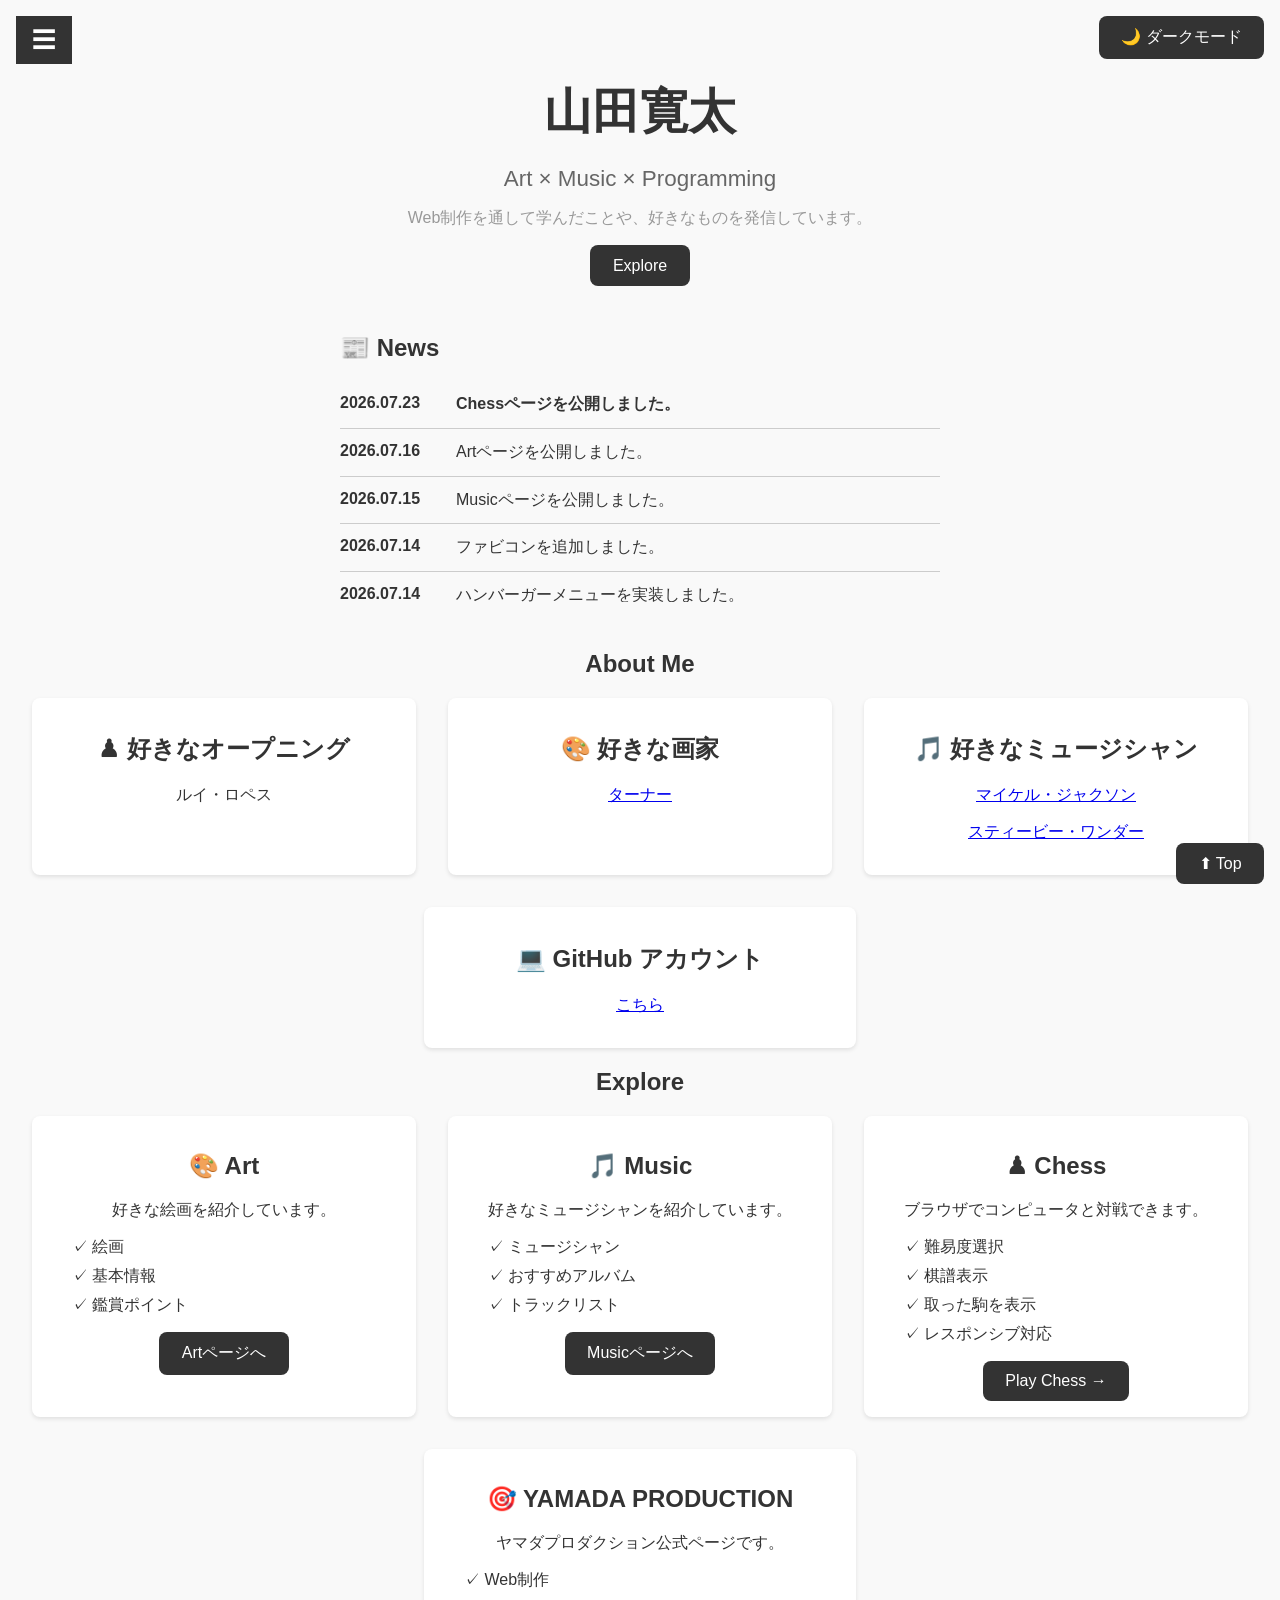
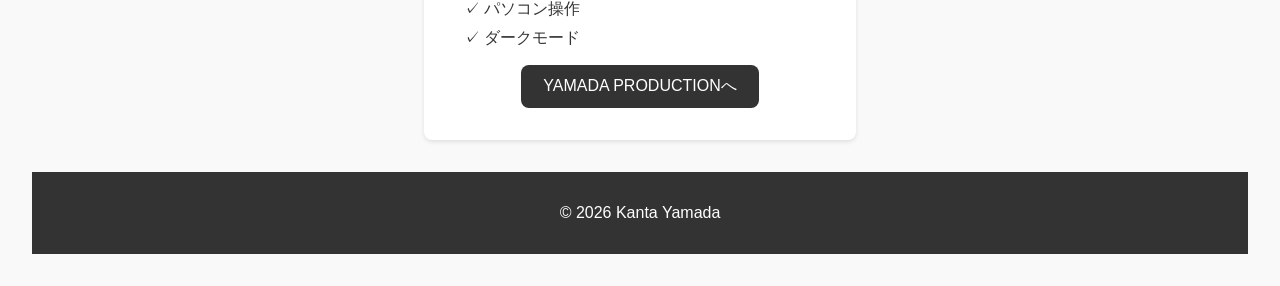
<file: index.html>
<!DOCTYPE html>
<html lang="ja">
<head>
    <meta charset="UTF-8">
    <meta name="viewport" content="width=device-width, initial-scale=1.0">
    <title>山田寛太 | Portfolio</title>
    <link rel="stylesheet" href="css/style_home.css">
    <link rel="icon" href="images/favicon.ico">
</head>
<body>
    <button id="hamburger-button">☰</button>
    <nav id="hamburger-menu">
        <ul>
            <li><a href="index.html">Home</a></li>
            <li><a href="pages/art.html">Art</a></li>
            <li><a href="pages/music.html">Music</a></li>
            <li><a href="chess/index.html" target="_blank" rel="noopener noreferrer">Chess (別タブ)</a></li>
            <li><a href="yamada-production/index.html" target="_blank" rel="noopener noreferrer">YAMADA PRODUCTION (別タブ)</a></li>
        </ul>
    </nav>
    <header class="hero">
        <h1>山田寛太</h1>
        <p class="subtitle">Art × Music × Programming</p>
        <p class="description">Web制作を通して学んだことや、好きなものを発信しています。</p>
        <a class="button" href="#explore">Explore</a>
    </header>
    <section class="news">
        <h2>📰 News</h2>
        <ul class="news-list">
            <li>
                <time>2026.07.23</time>
                <span>Chessページを公開しました。</span>
            </li>
            <li>
                <time>2026.07.16</time>
                <span>Artページを公開しました。</span>
            </li>
            <li>
                <time>2026.07.15</time>
                <span>Musicページを公開しました。</span>
            </li>
            <li>
                <time>2026.07.14</time>
                <span>ファビコンを追加しました。</span>
            </li>
            <li>
                <time>2026.07.14</time>
                <span>ハンバーガーメニューを実装しました。</span>
            </li>
            <li>
                <time>2026.07.13</time>
                <span>ダークモードを実装しました。</span>
            </li>
        </ul>
    </section>
    <h2>About Me</h2>
    <div class="container">
        <div class="item">
            <h2>♟ 好きなオープニング</h2>
            <p>ルイ・ロペス</p>
        </div>
        <div class="item">
            <h2>🎨 好きな画家</h2>
            <p><a href="https://ja.wikipedia.org/wiki/%E3%82%B8%E3%83%A7%E3%82%BC%E3%83%95%E3%83%BB%E3%83%9E%E3%83%AD%E3%83%BC%E3%83%89%E3%83%BB%E3%82%A6%E3%82%A3%E3%83%AA%E3%82%A2%E3%83%A0%E3%83%BB%E3%82%BF%E3%83%BC%E3%83%8A%E3%83%BC" target="_blank" rel="noopener noreferrer">ターナー</a></p>
        </div>
        <div class="item">
            <h2>🎵 好きなミュージシャン</h2>
            <p><a href="https://ja.wikipedia.org/wiki/%E3%83%9E%E3%82%A4%E3%82%B1%E3%83%AB%E3%83%BB%E3%82%B8%E3%83%A3%E3%82%AF%E3%82%BD%E3%83%B3" target="_blank" rel="noopener noreferrer">マイケル・ジャクソン</a></p>
            <p><a href="https://ja.wikipedia.org/wiki/%E3%82%B9%E3%83%86%E3%82%A3%E3%83%BC%E3%83%B4%E3%82%A3%E3%83%BC%E3%83%BB%E3%83%AF%E3%83%B3%E3%83%80%E3%83%BC" target="_blank" rel="noopener noreferrer">スティービー・ワンダー</a></p>
        </div>
        <div class="item">
            <h2>💻 GitHub アカウント</h2>
            <p><a href="https://github.com/kantayamadamagic" target="_blank" rel="noopener noreferrer">こちら</a></p>
        </div>
    </div>
    <h2 id="explore">Explore</h2>
    <div class="container">
        <div class="item">
            <h2>🎨 Art</h2>
            <p>好きな絵画を紹介しています。</p>
            <ul class="feature-list">
                <li>✓ 絵画</li>
                <li>✓ 基本情報</li>
                <li>✓ 鑑賞ポイント</li>
            </ul>
            <p><a class="button" href="pages/art.html">Artページへ</a></p>
        </div>
        <div class="item">
            <h2>🎵 Music</h2>
            <p>好きなミュージシャンを紹介しています。</p>
            <ul class="feature-list">
                <li>✓ ミュージシャン</li>
                <li>✓ おすすめアルバム</li>
                <li>✓ トラックリスト</li>
            </ul>
            <p><a class="button" href="pages/music.html">Musicページへ</a></p>
        </div>
        <div class="item">
            <h2>♟ Chess</h2>
            <p>ブラウザでコンピュータと対戦できます。</p>
            <ul class="feature-list">
                <li>✓ 難易度選択</li>
                <li>✓ 棋譜表示</li>
                <li>✓ 取った駒を表示</li>
                <li>✓ レスポンシブ対応</li>
            </ul>
            <a class="button" href="chess/index.html" target="_blank" rel="noopener noreferrer">Play Chess →</a>
        </div>
        <div class="item">
            <h2>🎯 YAMADA PRODUCTION</h2>
            <p>ヤマダプロダクション公式ページです。</p>
            <ul class="feature-list">
                <li>✓ Web制作</li>
                <li>✓ パソコン操作</li>
                <li>✓ ダークモード</li>
            </ul>
            <p><a class="button" href="yamada-production/index.html">YAMADA PRODUCTIONへ</a></p>
        </div>
    </div>
    <button id="dark-button" class="button">🌙 ダークモード</button>
    <a href="#top" id="top-button" class="button">⬆ Top</a>
    <footer>
        <p>&copy; 2026 Kanta Yamada</p>
    </footer>
    <script src="js/script_home.js"></script>
</body>
</html>
</file>
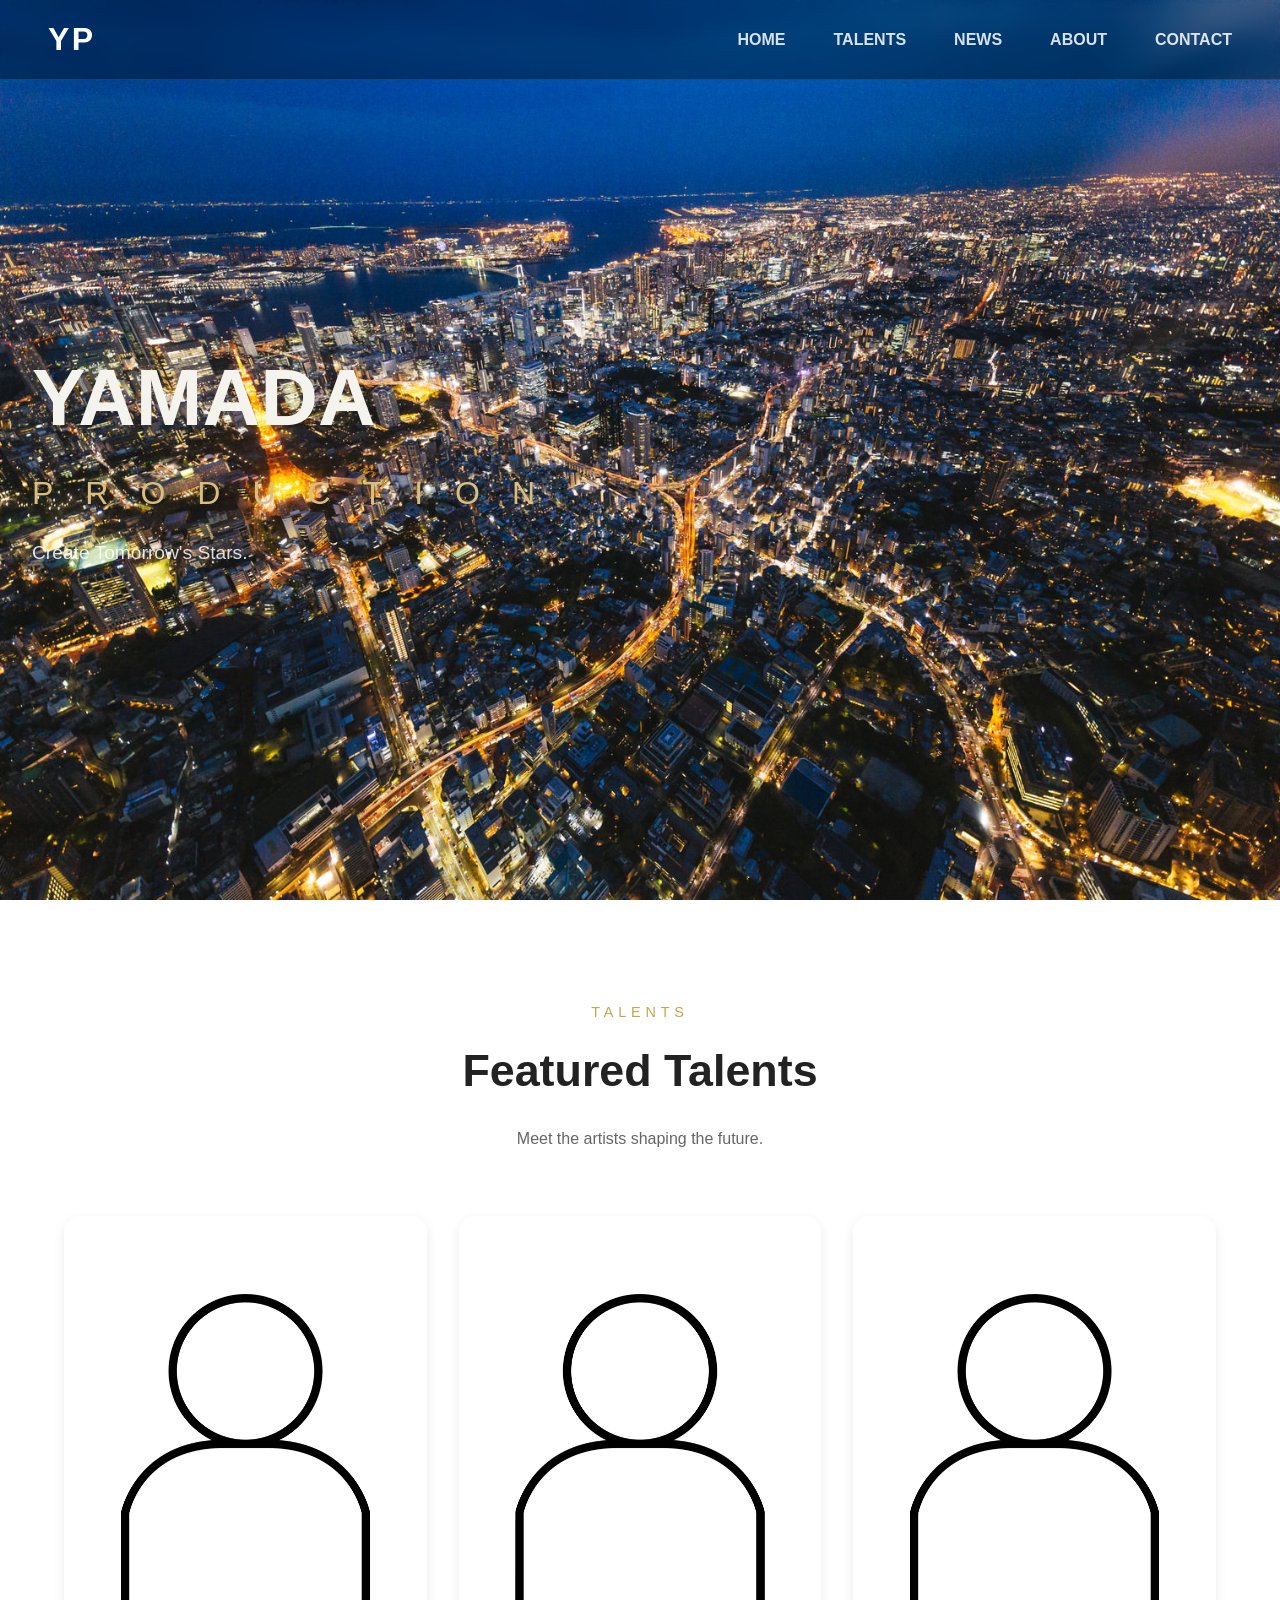
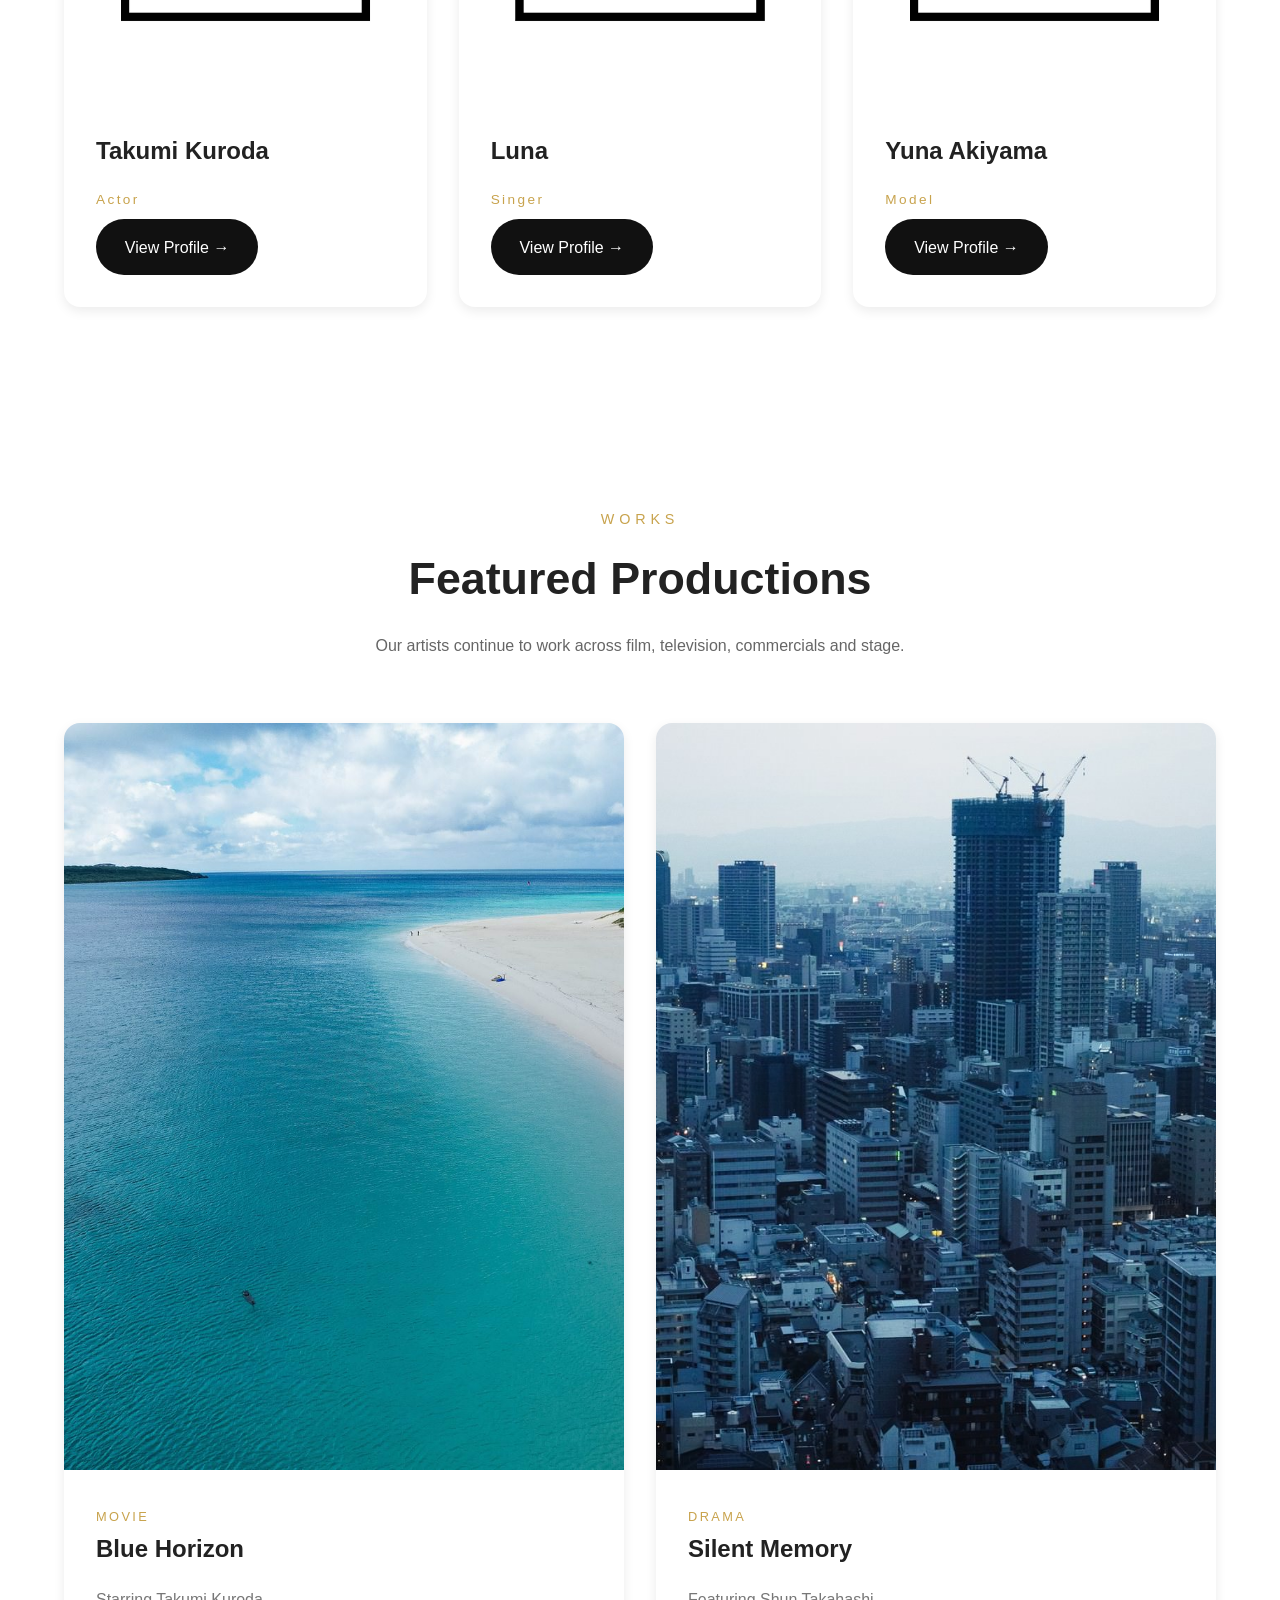
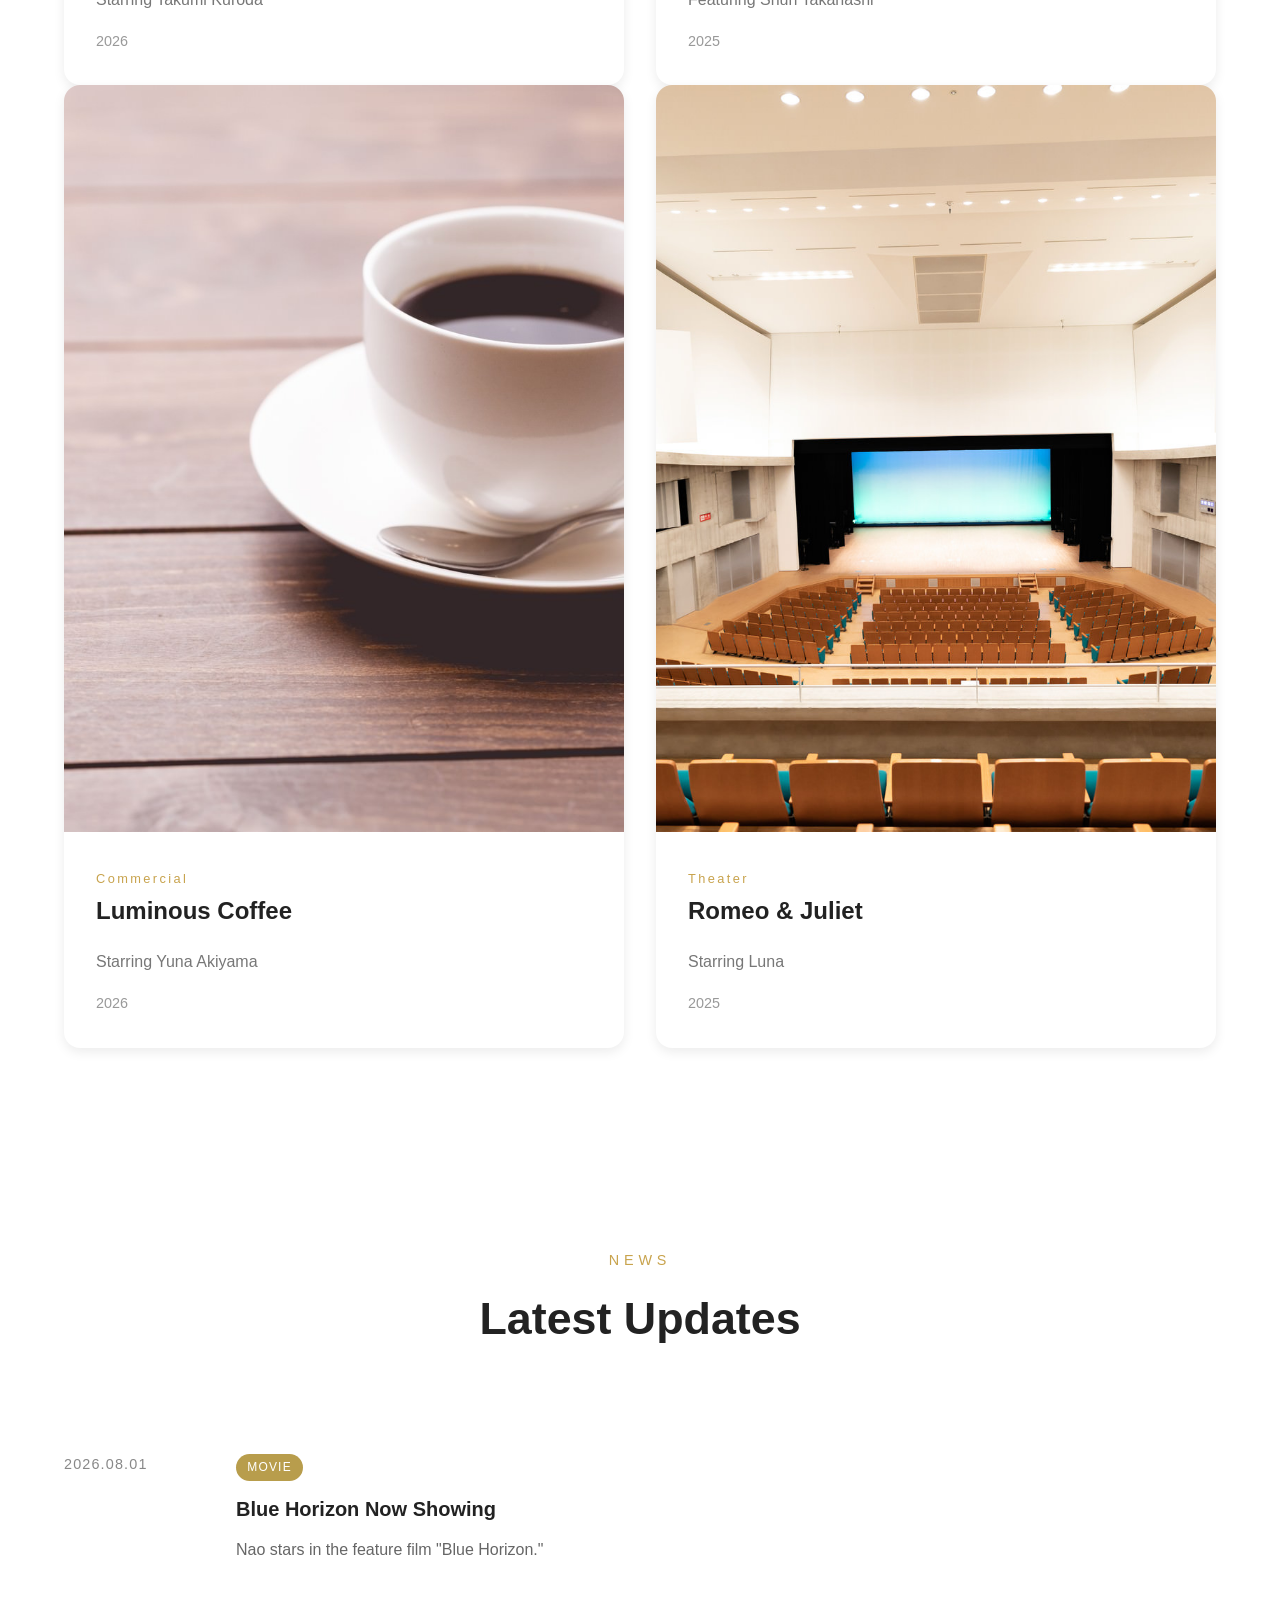
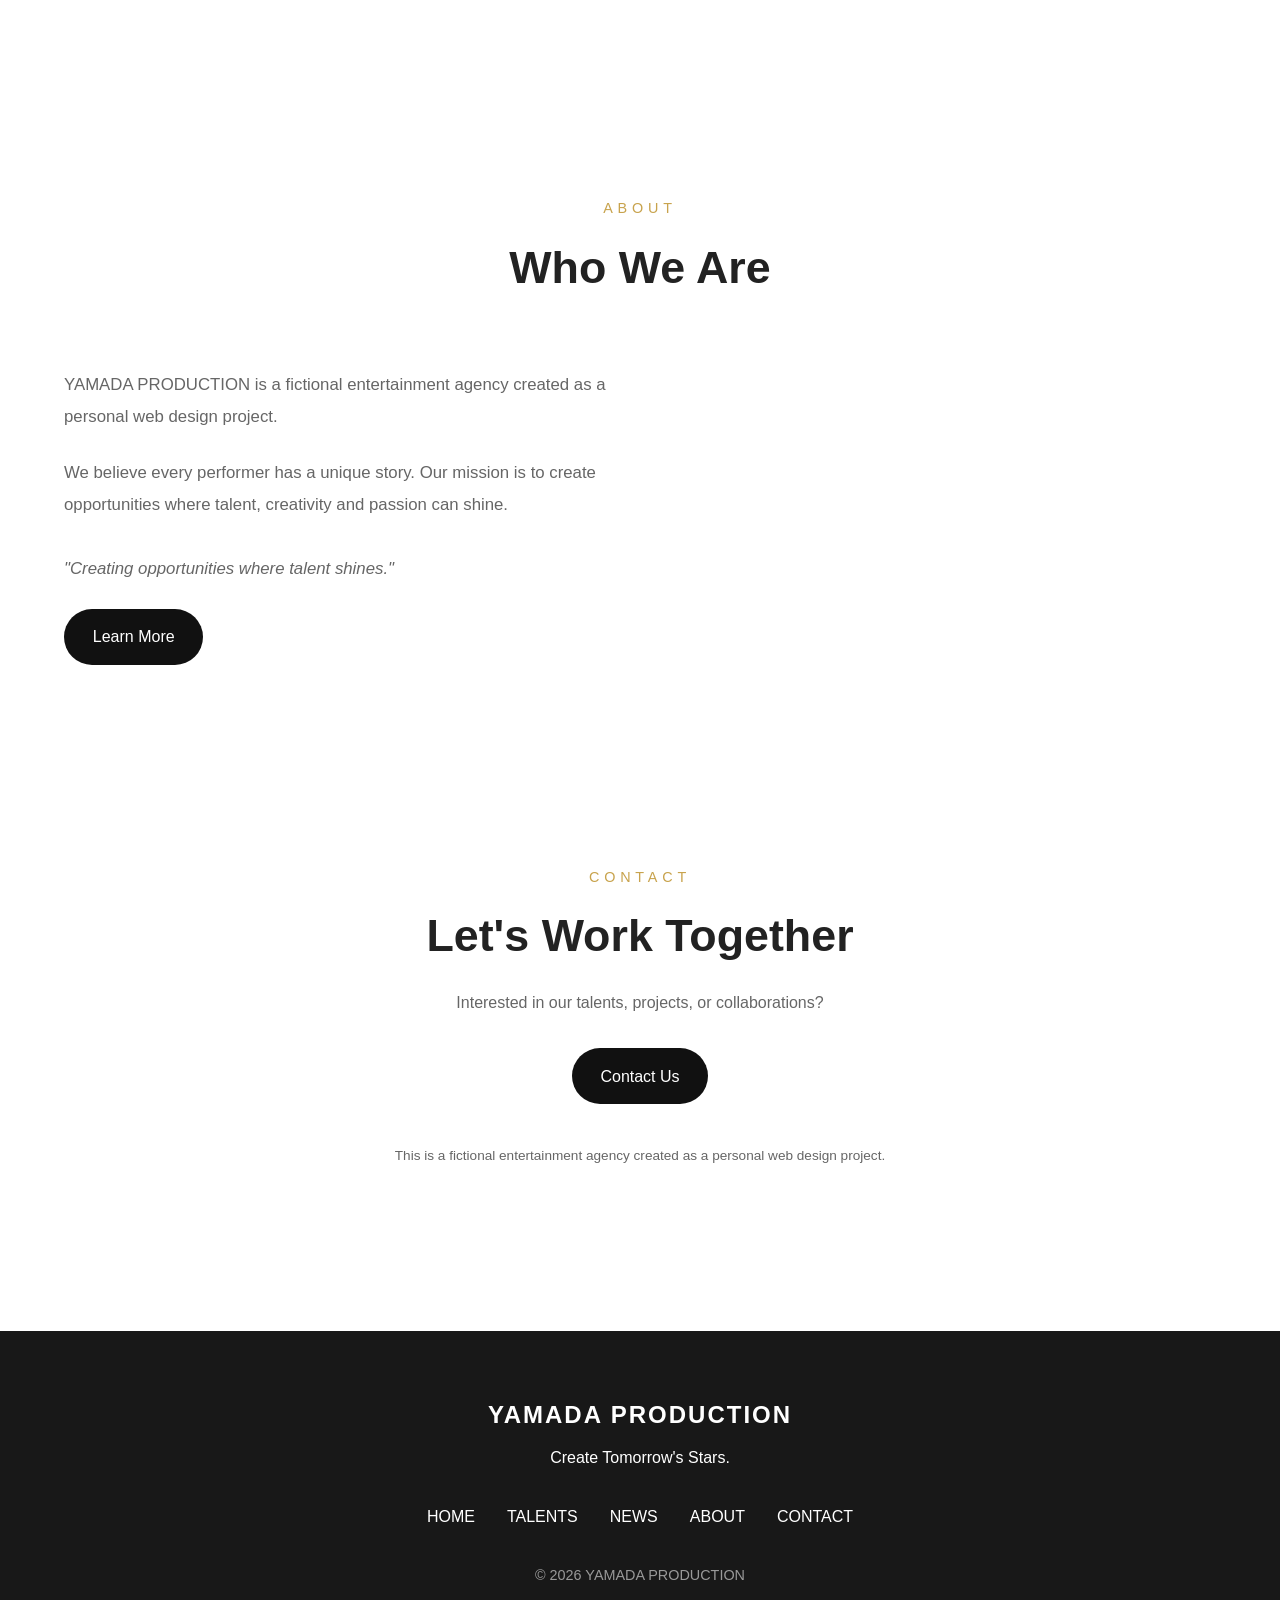
<file: yamada-production/index.html>
<!DOCTYPE html>
<html lang="ja">
<head>
    <meta charset="UTF-8">
    <meta name="viewport" content="width=device-width, initial-scale=1.0">
    <title>YAMADA PRODUCTION</title>
    <link rel="stylesheet" href="css/style.css">
    <link rel="icon" href="images/favicon.ico">
</head>
<body>
    <!-- Header -->
    <header class="site-header">
        <div class="logo">
            <a href="index.html">
                <span>YP</span>
            </a>
        </div>
        <nav class="global-nav">
            <ul>
                <li><a href="index.html">HOME</a></li>
                <li><a href="pages/talents.html">TALENTS</a></li>
                <li><a href="pages/news.html">NEWS</a></li>
                <li><a href="pages/about.html">ABOUT</a></li>
                <li><a href="pages/contact.html">CONTACT</a></li>
            </ul>
        </nav>
    </header>
    <!-- Main -->
    <main>
        <!-- Hero -->
        <section class="hero">
            <div class="hero-content">
                <div class="hero-brand">
                    <h1>YAMADA</h1>
                    <h2>PRODUCTION</h2>
                </div>
                <p class="hero-copy">
                    Create Tomorrow's Stars.
                </p>
            </div>
        </section>
        <!-- Future Sections -->
        <section class="section featured-talents">
            <div class="container">
                <div class="section-header">
                    <p class="section-subtitle">
                        TALENTS
                    </p>
                    <h2 class="section-title">
                        Featured Talents
                    </h2>
                    <p class="section-description">
                        Meet the artists shaping the future.
                    </p>
                </div>
                <div class="grid grid-3">
                    <article class="card">
                        <img src="images/placeholder.png" alt="Takumi Kuroda">
                        <div class="card-body">
                            <h3 class="talent-name">
                                Takumi Kuroda
                            </h3>
                            <span class="talent-role">
                                Actor
                            </span>
                            <a href="pages/talents/takumi-kuroda.html">
                                <span class="button">
                                    View Profile →
                                </span>
                            </a>
                        </div>
                    </article>
                    <article class="card">
                        <img src="images/placeholder.png" alt="Luna">
                        <div class="card-body">
                            <h3 class="talent-name">
                                Luna
                            </h3>
                            <span class="talent-role">
                                Singer
                            </span>
                            <a href="#">
                                <span class="button">
                                    View Profile →
                                </span>
                            </a>
                        </div>
                    </article>
                    <article class="card">
                        <img src="images/placeholder.png" alt="Yuna Akiyama">
                        <div class="card-body">
                            <h3 class="talent-name">
                                Yuna Akiyama
                            </h3>
                            <span class="talent-role">
                                Model
                            </span>
                            <a href="#">
                                <span class="button">
                                    View Profile →
                                </span>
                            </a>
                        </div>
                    </article>
                </div>
            </div>
         </section>
         <section class="section works">
            <div class="container">
                <div class="section-header">
                    <p class="section-subtitle">
                        WORKS
                    </p>
                    <h2 class="section-title">
                        Featured Productions
                    </h2>
                    <p class="section-description">
                        Our artists continue to work across film,
                        television, commercials and stage.
                    </p>
                </div>
                <div class="grid grid-2">
                    <!-- Card 1 -->
                    <article class="card">
                        <img src="images/blue-horizon.png" alt="Blue Horizon">
                        <div class="card-body">
                            <span class="work-category">
                                MOVIE
                            </span>
                            <h3>
                                Blue Horizon
                            </h3>
                            <p class="work-cast">
                                Starring Takumi Kuroda
                            </p>
                            <p class="work-year">
                                2026
                            </p>
                        </div>
                    </article>
                    <!-- Card 2 -->
                    <article class="card">
                        <img src="images/silent-memory.png" alt="Silent Memory">
                        <div class="card-body">
                            <span class="work-category">
                                DRAMA
                            </span>
                            <h3>
                                Silent Memory
                            </h3>
                            <p class="work-cast">
                                Featuring Shun Takahashi
                            </p>
                            <p class="work-year">
                                2025
                            </p>
                        </div>
                    </article>
                    <!-- 以下2枚 -->
                </div>
                <div class="grid grid-2">
                    <!-- Card 1 -->
                    <article class="card">
                        <img src="images/luminous-coffee.png" alt="Luminous Coffee">
                        <div class="card-body">
                            <span class="work-category">
                                Commercial
                            </span>
                            <h3>
                                Luminous Coffee
                            </h3>
                            <p class="work-cast">
                                Starring Yuna Akiyama
                            </p>
                            <p class="work-year">
                                2026
                            </p>
                        </div>
                    </article>
                    <!-- Card 2 -->
                    <article class="card">
                        <img src="images/romeo-juliet.png" alt="Romeo & Juliet">
                        <div class="card-body">
                            <span class="work-category">
                                Theater
                            </span>
                            <h3>
                                Romeo & Juliet
                            </h3>
                            <p class="work-cast">
                                Starring Luna
                            </p>
                            <p class="work-year">
                                2025
                            </p>
                        </div>
                    </article>
                    <!-- 以下2枚 -->
                </div>
            </div>
        </section>
        <section class="section news">
            <div class="container">
                <div class="section-header">
                    <p class="section-subtitle">
                        NEWS
                    </p>
                    <h2 class="section-title">
                        Latest Updates
                    </h2>
                </div>
                <ul class="news-list">
                    <li class="news-item">
                        <time class="news-date">2026.08.01</time>
                        <div class="news-content">
                            <span class="news-category">
                                MOVIE
                            </span>
                            <h3>
                                Blue Horizon Now Showing
                            </h3>
                            <p>
                                Nao stars in the feature film "Blue Horizon."
                            </p>
                        </div>
                    </li>
                </ul>
            </div>
        </section>
        <section class="section about">
            <div class="container">
                <div class="section-header">
                    <p class="section-subtitle">
                        ABOUT
                    </p>
                    <h2 class="section-title">
                        Who We Are
                    </h2>
                </div>
                <div class="about-text">
                    <p>
                        YAMADA PRODUCTION is a fictional entertainment agency created as a personal web design project.
                    </p>
                    <p>
                        We believe every performer has a unique story. Our mission is to create opportunities where talent, creativity and passion can shine.
                    </p>
                    <p class="about-quote">
                        "Creating opportunities where talent shines."
                    </p>
                    <a class="button" href="pages/about.html">
                        Learn More
                    </a>
                </div>
            </div>
        </section>
        <section class="section contact">
            <div class="container">
                <div class="section-header">
                    <p class="section-subtitle">
                        CONTACT
                    </p>
                    <h2 class="section-title">
                        Let's Work Together
                    </h2>
                    <p class="section-description">
                        Interested in our talents, projects, or collaborations?
                    </p>
                    <a class="button" href="pages/contact.html">
                        Contact Us
                    </a>
                    <p class="contact-note">
                        This is a fictional entertainment agency created as a personal web design project.
                    </p>
                </div>
            </div>
        </section>
    </main>
    <!-- Footer -->
    <footer class="site-footer">
        <div class="footer-logo">
            <h2>YAMADA PRODUCTION</h2>
            <p>Create Tomorrow's Stars.</p>
        </div>
        <div class="footer-links">
            <a href="index.html">HOME</a>
            <a href="pages/talents.html">TALENTS</a>
            <a href="pages/news.html">NEWS</a>
            <a href="pages/about.html">ABOUT</a>
            <a href="pages/contact.html">CONTACT</a>
        </div>
        <p class="copyright">
            &copy; 2026 YAMADA PRODUCTION
        </p>
    </footer>
    <script src="js/script.js"></script>
</body>
</html>
</file>
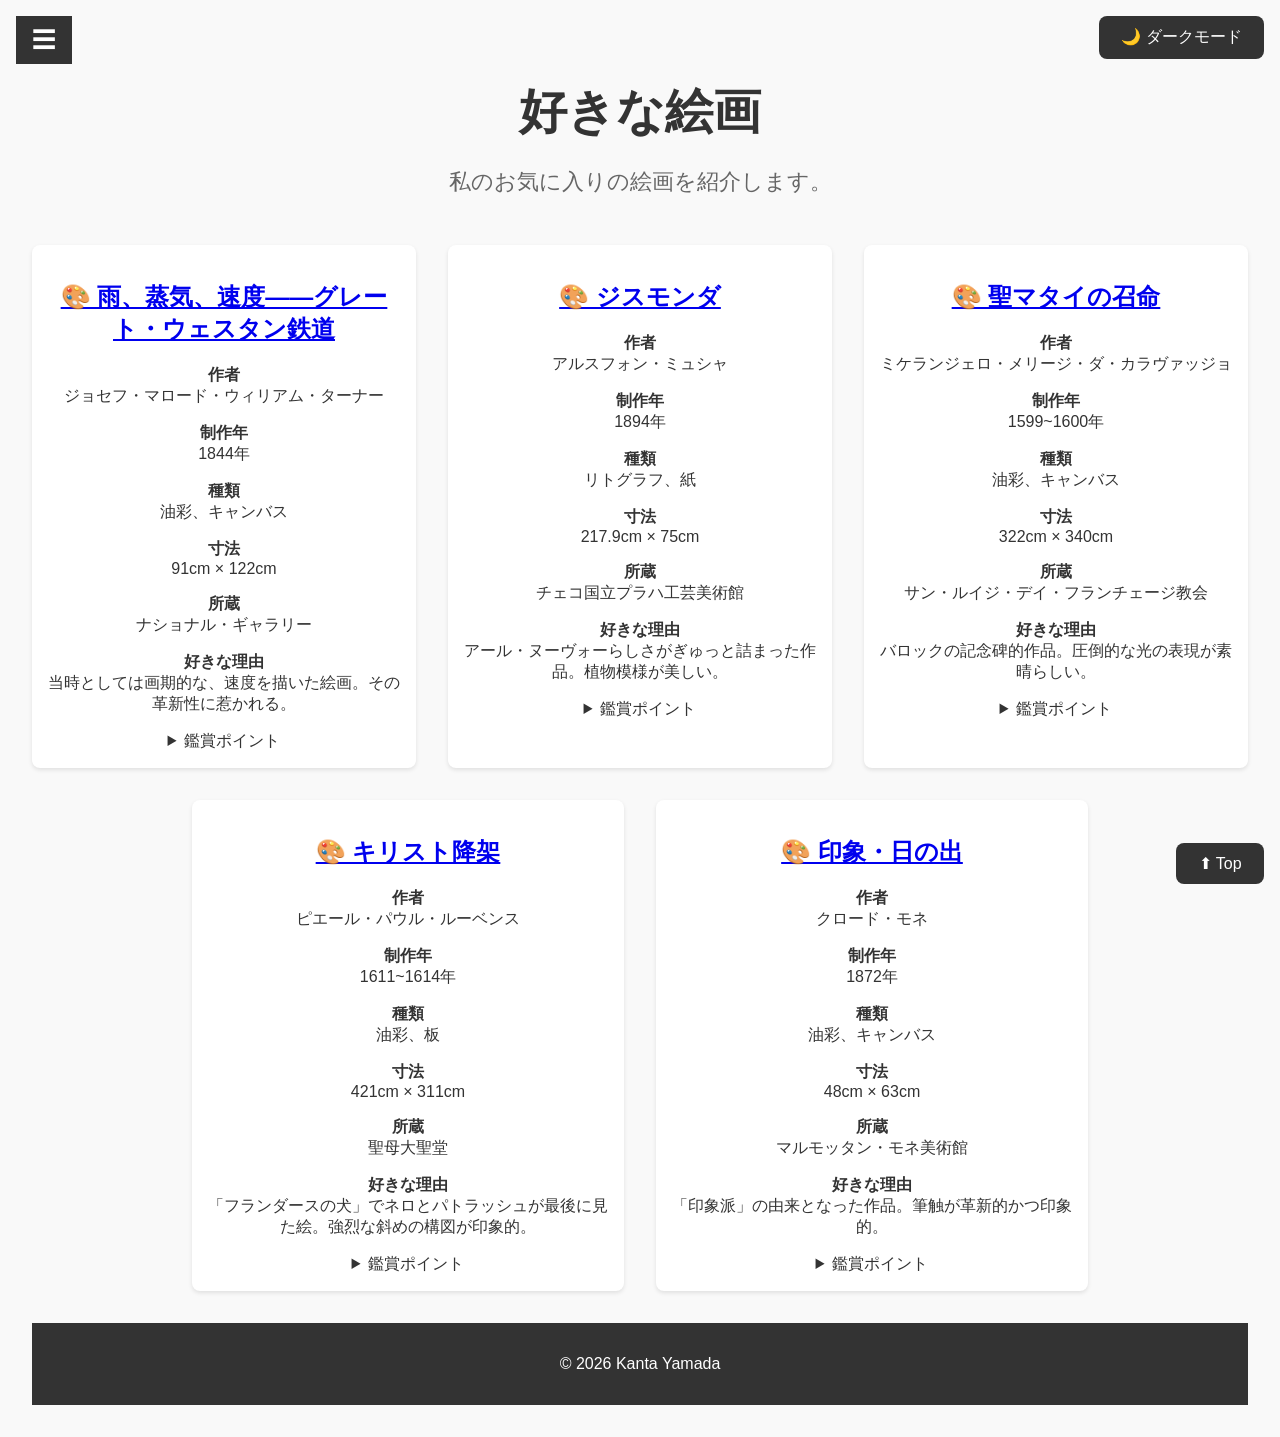
<file: pages/art.html>
<!DOCTYPE html>
<html lang="ja">
<head>
    <meta charset="UTF-8">
    <meta name="viewport" content="width=device-width, initial-scale=1.0">
    <title>山田寛太 | 好きな絵画</title>
    <link rel="stylesheet" href="../css/style_home.css">
    <link rel="icon" href="../images/favicon.ico">
</head>
<body>
    <button id="hamburger-button">☰</button>
    <nav id="hamburger-menu">
        <ul>
            <li><a href="../index.html">Home</a></li>
            <li><a href="art.html">Art</a></li>
            <li><a href="music.html">Music</a></li>
            <li><a href="../chess/index.html" target="_blank" rel="noopener noreferrer">Chess (別タブ)</a></li>
            <li><a href="../yamada-production/index.html" target="_blank" rel="noopener noreferrer">YAMADA PRODUCTION (別タブ)</a></li>
        </ul>
    </nav>
    <header class="hero">
        <h1>好きな絵画</h1>
        <p class="subtitle">私のお気に入りの絵画を紹介します。</p>
    </header>
    <div class="container">
        <div class="item">
            <h2><a href="https://ja.wikipedia.org/wiki/%E9%9B%A8%E3%80%81%E8%92%B8%E6%B0%97%E3%80%81%E9%80%9F%E5%BA%A6%E2%80%95%E2%80%95%E3%82%B0%E3%83%AC%E3%83%BC%E3%83%88%E3%83%BB%E3%82%A6%E3%82%A7%E3%82%B9%E3%82%BF%E3%83%B3%E9%89%84%E9%81%93" target="_blank">🎨 雨、蒸気、速度――グレート・ウェスタン鉄道</a></h2>
            <p><strong>作者</strong><br>
            ジョセフ・マロード・ウィリアム・ターナー</p>
            <p><strong>制作年</strong><br>
            1844年</p>
            <p><strong>種類</strong><br>
            油彩、キャンバス</p>
            <p><strong>寸法</strong><br>
            91cm × 122cm</p>
            <p><strong>所蔵</strong><br>
            ナショナル・ギャラリー</p>
            <p><strong>好きな理由</strong><br>
            当時としては画期的な、速度を描いた絵画。その革新性に惹かれる。</p>
            <details>
                <summary>鑑賞ポイント</summary>
                <ul>
                    <li>迫りくる蒸気機関車</li>
                    <li>画面右の馬</li>
                    <li>霧、靄の表現</li>
                </ul>
            </details>
        </div>
        <div class="item">
            <h2><a href="https://ja.wikipedia.org/wiki/%E3%82%B8%E3%82%B9%E3%83%A2%E3%83%B3%E3%83%80_(%E7%B5%B5%E7%94%BB)" target="_blank">🎨 ジスモンダ</a></h2>
            <p><strong>作者</strong><br>
            アルスフォン・ミュシャ</p>
            <p><strong>制作年</strong><br>
            1894年</p>
            <p><strong>種類</strong><br>
            リトグラフ、紙</p>
            <p><strong>寸法</strong><br>
            217.9cm × 75cm</p>
            <p><strong>所蔵</strong><br>
            チェコ国立プラハ工芸美術館</p>
            <p><strong>好きな理由</strong><br>
            アール・ヌーヴォーらしさがぎゅっと詰まった作品。植物模様が美しい。</p>
            <details>
                <summary>鑑賞ポイント</summary>
                <ul>
                    <li>縦長の構図</li>
                    <li>モザイク画を思わせる文字</li>
                    <li>モデルのサラ・ベルナールの美しさ</li>
                </ul>
            </details>
        </div>
        <div class="item">
            <h2><a href="https://ja.wikipedia.org/wiki/%E8%81%96%E3%83%9E%E3%82%BF%E3%82%A4%E3%81%AE%E5%8F%AC%E5%91%BD" target="_blank">🎨 聖マタイの召命</a></h2>
            <p><strong>作者</strong><br>
            ミケランジェロ・メリージ・ダ・カラヴァッジョ</p>
            <p><strong>制作年</strong><br>
            1599~1600年</p>
            <p><strong>種類</strong><br>
            油彩、キャンバス</p>
            <p><strong>寸法</strong><br>
            322cm × 340cm</p>
            <p><strong>所蔵</strong><br>
            サン・ルイジ・デイ・フランチェージ教会</p>
            <p><strong>好きな理由</strong><br>
            バロックの記念碑的作品。圧倒的な光の表現が素晴らしい。</p>
            <details>
                <summary>鑑賞ポイント</summary>
                <ul>
                    <li>画面右の窓から射す光</li>
                    <li>うっすらと描かれたイエスの光輪</li>
                    <li>イエスが指を指しているのは誰？</li>
                </ul>
            </details>
        </div>
        <div class="item">
            <h2><a href="https://ja.wikipedia.org/wiki/%E3%82%AD%E3%83%AA%E3%82%B9%E3%83%88%E9%99%8D%E6%9E%B6" target="_blank">🎨 キリスト降架</a></h2>
            <p><strong>作者</strong><br>
            ピエール・パウル・ルーベンス</p>
            <p><strong>制作年</strong><br>
            1611~1614年</p>
            <p><strong>種類</strong><br>
            油彩、板</p>
            <p><strong>寸法</strong><br>
            421cm × 311cm</p>
            <p><strong>所蔵</strong><br>
            聖母大聖堂</p>
            <p><strong>好きな理由</strong><br>
            「フランダースの犬」でネロとパトラッシュが最後に見た絵。強烈な斜めの構図が印象的。</p>
            <details>
                <summary>鑑賞ポイント</summary>
                <ul>
                    <li>イエスの肉体美</li>
                    <li>右上から左下への斜めの構図</li>
                    <li>イエスを囲む人たちの表情</li>
                </ul>
            </details>
        </div>
        <div class="item">
            <h2><a href="https://ja.wikipedia.org/wiki/%E5%8D%B0%E8%B1%A1%E3%83%BB%E6%97%A5%E3%81%AE%E5%87%BA" target="_blank">🎨 印象・日の出</a></h2>
            <p><strong>作者</strong><br>
            クロード・モネ</p>
            <p><strong>制作年</strong><br>
            1872年</p>
            <p><strong>種類</strong><br>
            油彩、キャンバス</p>
            <p><strong>寸法</strong><br>
            48cm × 63cm</p>
            <p><strong>所蔵</strong><br>
            マルモッタン・モネ美術館</p>
            <p><strong>好きな理由</strong><br>
            「印象派」の由来となった作品。筆触が革新的かつ印象的。</p>
            <details>
                <summary>鑑賞ポイント</summary>
                <ul>
                    <li>筆触分割</li>
                    <li>水面に映る陽光</li>
                    <li>荒い筆跡</li>
                </ul>
            </details>
        </div>
    </div>
    <button id="dark-button" class="button">🌙 ダークモード</button>
    <a href="#top" id="top-button" class="button">⬆ Top</a>
    <footer>
        <p>&copy; 2026 Kanta Yamada</p>
    </footer>
    <script src="../js/script_home.js"></script>
</body>
</html>
</file>
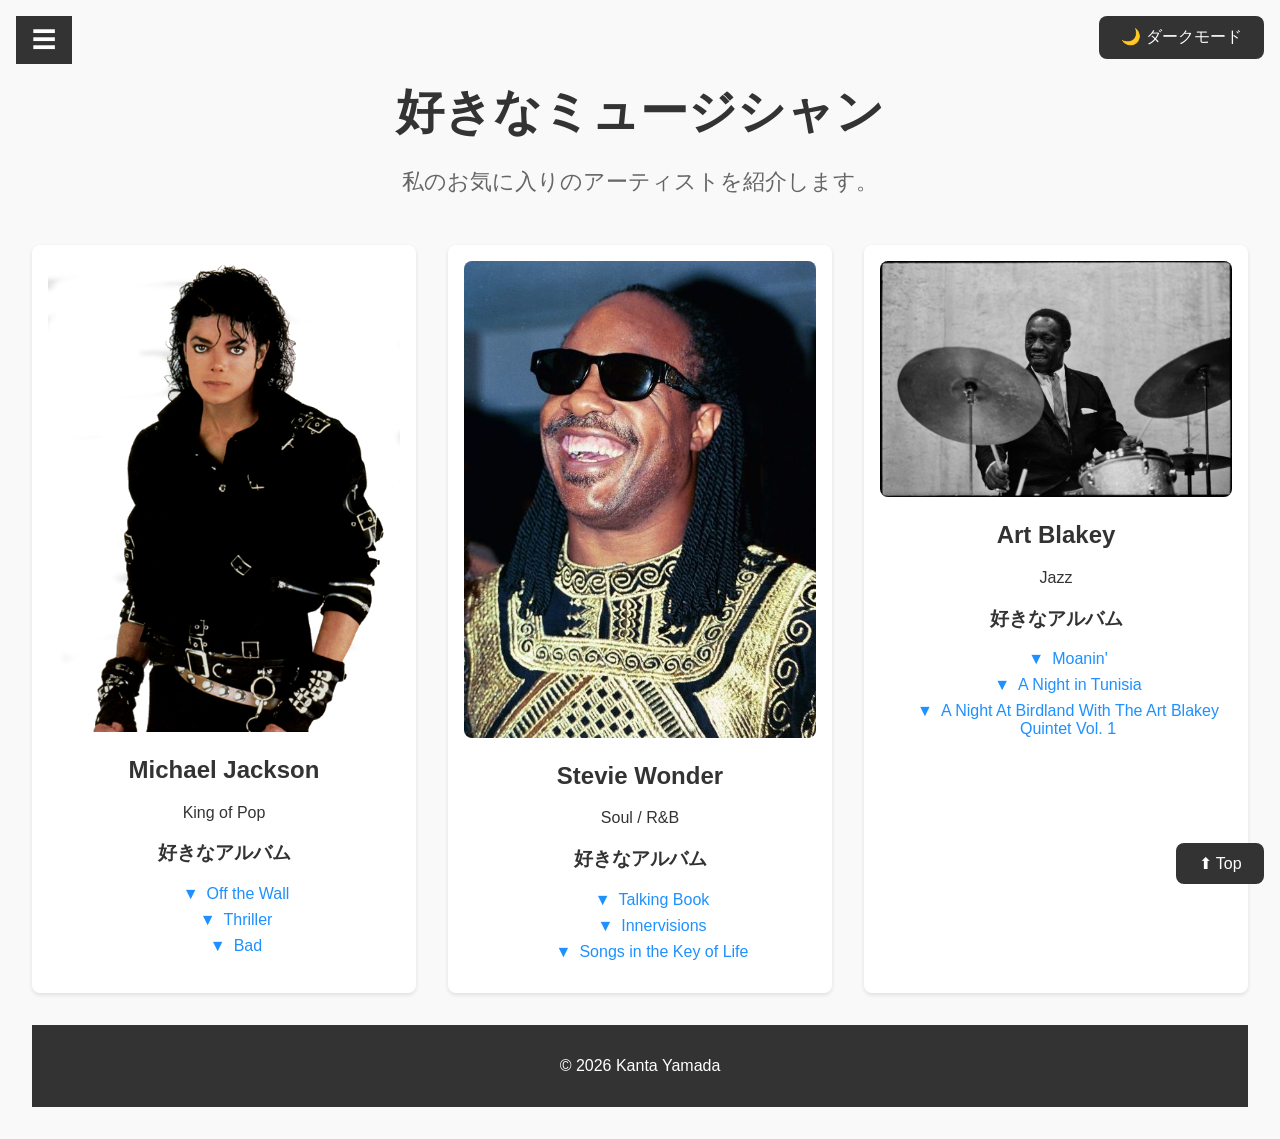
<file: pages/music.html>
<!DOCTYPE html>
<html lang="ja">
<head>
    <meta charset="UTF-8">
    <meta name="viewport" content="width=device-width, initial-scale=1.0">
    <title>山田寛太 | 好きなミュージシャン</title>
    <link rel="stylesheet" href="../css/style_home.css">
    <link rel="icon" href="../images/favicon.ico">
</head>
<body>
    <button id="hamburger-button">☰</button>
    <nav id="hamburger-menu">
        <ul>
            <li><a href="../index.html">Home</a></li>
            <li><a href="art.html">Art</a></li>
            <li><a href="music.html">Music</a></li>
            <li><a href="../chess/index.html" target="_blank" rel="noopener noreferrer">Chess (別タブ)</a></li>
            <li><a href="../yamada-production/index.html" target="_blank" rel="noopener noreferrer">YAMADA PRODUCTION (別タブ)</a></li>
        </ul>
    </nav>
    <header class="hero">
        <h1>好きなミュージシャン</h1>
        <p class="subtitle">私のお気に入りのアーティストを紹介します。</p>
    </header>
    <div class="container">
        <div class="item">
            <img src="../images/michael_jackson_PNG45.png" alt="Michael Jackson">
            <h2>Michael Jackson</h2>
            <p>King of Pop</p>
            <h3>好きなアルバム</h3>
            <ul class="album-list">
                <li class="album-title"><span class="arrow">▼</span>Off the Wall</li>
                <ul class="track-list">
                    <li>1. Don't Stop 'Til You Get Enough</li>
                    <li>2. Rock With You</li>
                    <li>3. Workin' Day And Night</li>
                    <li>4. Get On The Floor</li>
                    <li>5. Off The Wall</li>
                    <li>6. Girlfriend</li>
                    <li>7. She's Out Of My Life</li>
                    <li>8. I Can't Help It</li>
                    <li>9. It's The Falling In Love</li>
                    <li>10. Burn This Disco Out</li>
                </ul>
                <li class="album-title"><span class="arrow">▼</span>Thriller</li>
                <ul class="track-list">
                    <li>1. Wanna Be Startin' Somethin'</li>
                    <li>2. Baby Be Mine</li>
                    <li>3. The Girl Is Mine</li>
                    <li>4. Thriller</li>
                    <li>5. Beat It</li>
                    <li>6. Billie Jean</li>
                    <li>7. Human Nature</li>
                    <li>8. P.Y.T. (Pretty Young Thing)</li>
                    <li>9. The Lady In My Life</li>
                </ul>
                <li class="album-title"><span class="arrow">▼</span>Bad</li>
                <ul class="track-list">
                    <li>1. Bad</li>
                    <li>2. The Way You Make Me Feel</li>
                    <li>3. Speed Demon</li>
                    <li>4. Liberian Girl</li>
                    <li>5. Just Good Friends</li>
                    <li>6. Another Part Of Me</li>
                    <li>7. Man In The Mirror</li>
                    <li>8. I Just Can't Stop Loving You</li>
                    <li>9. Dirty Diana</li>
                    <li>10. Smooth Criminal</li>
                    <li>11. Leave Me Alone</li>
                </ul>
            </ul>
        </div>
        <div class="item">
            <img src="../images/Stevie_Wonder_1994.png" alt="Stevie Wonder">
            <h2>Stevie Wonder</h2>
            <p>Soul / R&B</p>
            <h3>好きなアルバム</h3>
            <ul class="album-list">
                <li class="album-title"><span class="arrow">▼</span>Talking Book</li>
                <ul class="track-list">
                    <li>1. You Are the Sunshine Of My Life</li>
                    <li>2. MayBe Your Baby</li>
                    <li>3. You And I</li>
                    <li>4. Tuesday Heartbreak</li>
                    <li>5. You've Got It Bad Girl</li>
                    <li>6. Superstition</li>
                    <li>7. Big Brother</li>
                    <li>8. Blame It On The Sun</li>
                    <li>9. Lookin' For Another Pure Love</li>
                    <li>10. I Believe (When I Fall In Love It Will Be Forever)</li>
                </ul>
                <li class="album-title"><span class="arrow">▼</span>Innervisions</li>
                <ul class="track-list">
                    <li>1. Too High</li>
                    <li>2. Visions</li>
                    <li>3. Living For The City</li>
                    <li>4. Golden Lady</li>
                    <li>5. Higher Ground</li>
                    <li>6. Jesus Children Of America</li>
                    <li>7. All In Love Is Fair</li>
                    <li>8. Don't You Worry 'Bout A Thing</li>
                    <li>9. He's Misstra Know It All</li>
                </ul>
                <li class="album-title"><span class="arrow">▼</span>Songs in the Key of Life</li>
                <ul class="track-list">
                    <li>1. Love's In Need Of Love Today</li>
                    <li>2. Have A Talk With God</li>
                    <li>3. Village Ghetto Land</li>
                    <li>4. Contusion</li>
                    <li>5. Sir Duke</li>
                    <li>6. I Wish</li>
                    <li>7. Knocks Me Off My Feet</li>
                    <li>8. Pastime Paradise</li>
                    <li>9. Summer Soft</li>
                    <li>10. Ordinary Pain</li>
                    <li>11. Saturn</li>
                    <li>12. Ebony Eyes</li>
                    <li>13. Isn't She Lovely</li>
                    <li>14. Joy Inside My Tears</li>
                    <li>15. Black Man</li>
                    <li>16. Ngiculela - Es Una Historia - I Am Singing</li>
                    <li>17. If It's Magic</li>
                    <li>18. As</li>
                    <li>19. Another Star</li>
                    <li>20. All Day Sucker</li>
                    <li>21. Easy Goin' Evening (My Mama's Call)</li>
                </ul>
            </ul>
        </div>
        <div class="item">
            <img src="../images/Art_Blakey.png" alt="Art Blakey">
            <h2>Art Blakey</h2>
            <p>Jazz</p>
            <h3>好きなアルバム</h3>
            <ul class="album-list">
                <li class="album-title"><span class="arrow">▼</span>Moanin'</li>
                <ul class="track-list">
                    <li>1. Moanin'</li>
                    <li>2. Are You Real</li>
                    <li>3. Along Came Betty</li>
                    <li>4. The Drum Thunder (Miniature) Suite</li>
                    <li>5. Blues March</li>
                    <li>6. Come Rain or Come Shine</li>
                </ul>
                <li class="album-title"><span class="arrow">▼</span>A Night in Tunisia</li>
                <ul class="track-list">
                    <li>1. A Night in Tunisia</li>
                    <li>2. Sincerely Diana</li>
                    <li>3. So Tired</li>
                    <li>4. Yama</li>
                    <li>5. Kozo's Waltz</li>
                </ul>
                <li class="album-title"><span class="arrow">▼</span>A Night At Birdland With The Art Blakey Quintet Vol. 1</li>
                <ul class="track-list">
                    <li>1. Introduction By Pee Wee Marquette</li>
                    <li>2. Split Kick</li>
                    <li>3. Once In A While</li>
                    <li>4. Quicksilver</li>
                    <li>5. A Night In Tunisia</li>
                    <li>6. Mayreh</li>
                </ul>
            </ul>
        </div>
    </div>
    <button id="dark-button" class="button">🌙 ダークモード</button>
    <a href="#top" id="top-button" class="button">⬆ Top</a>
    <footer>
        <p>&copy; 2026 Kanta Yamada</p>
    </footer>
    <script src="../js/script_home.js"></script>
</body>
</html>
</file>
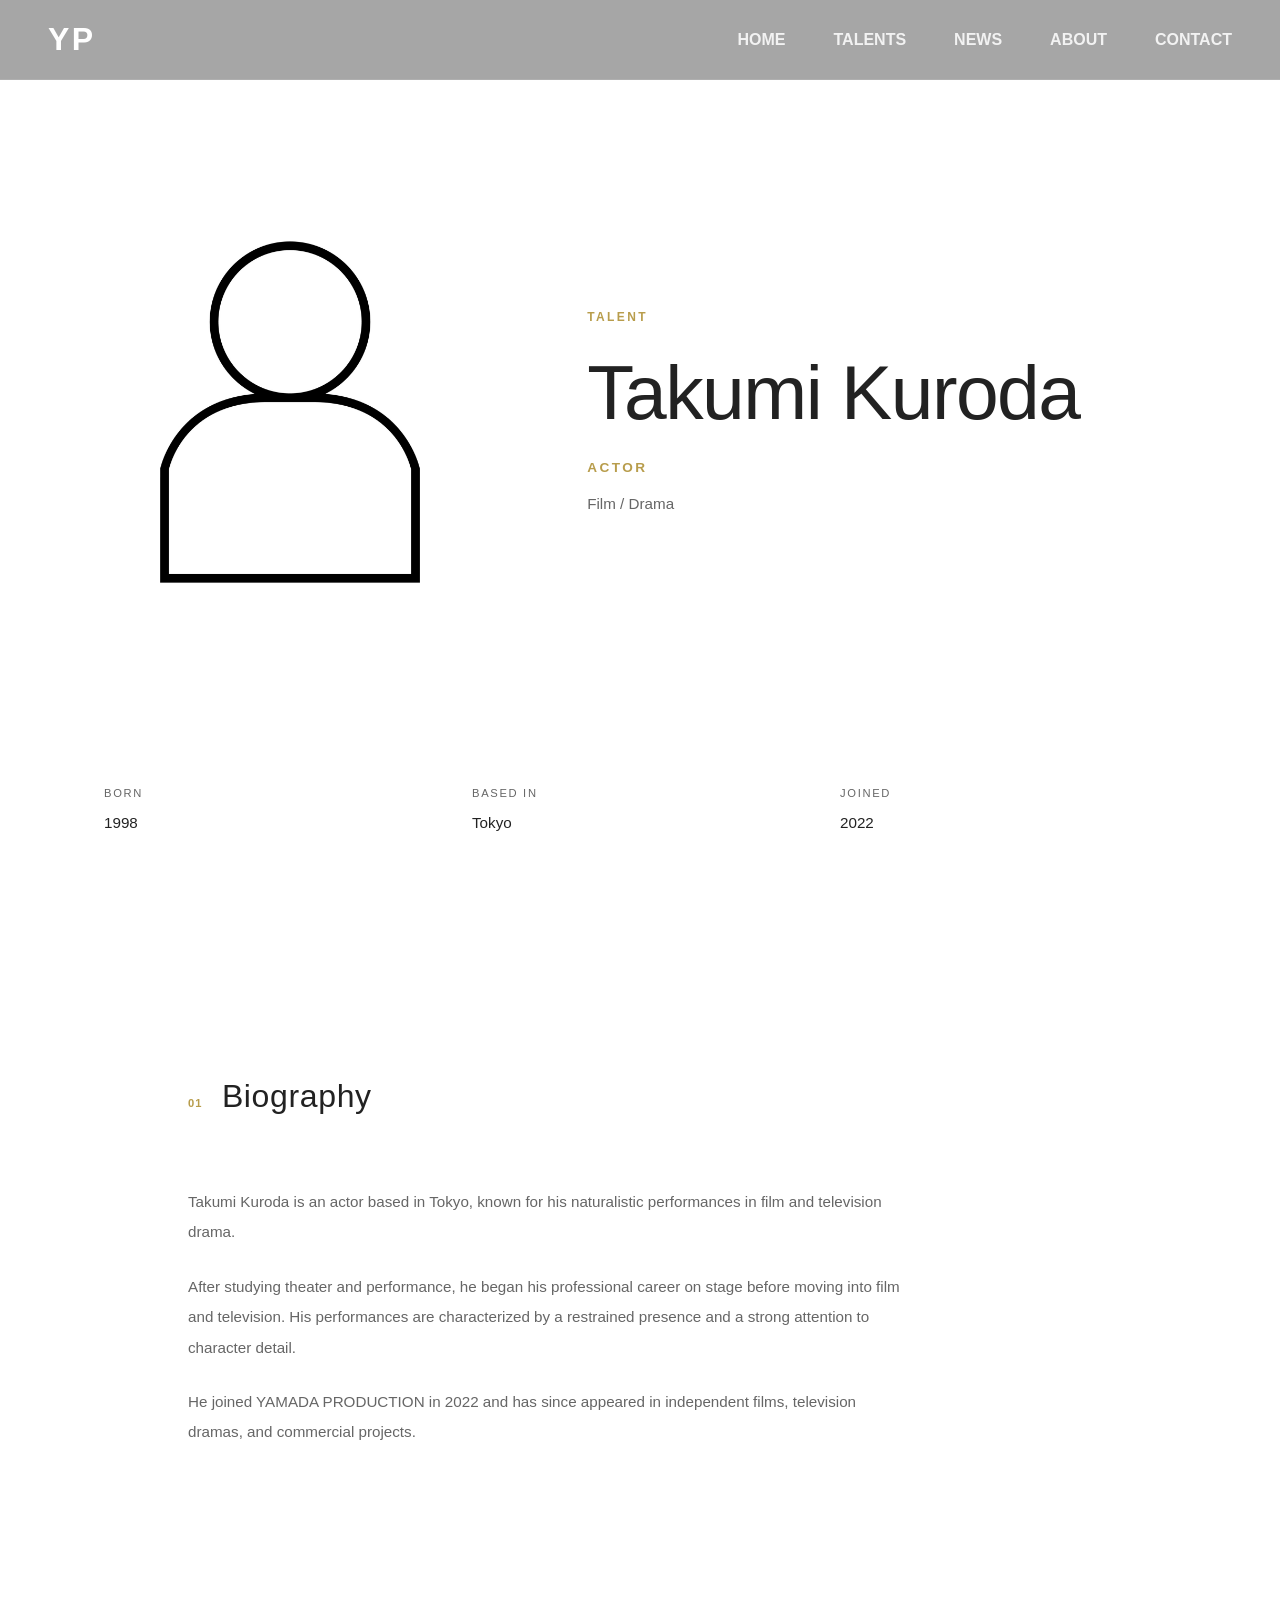
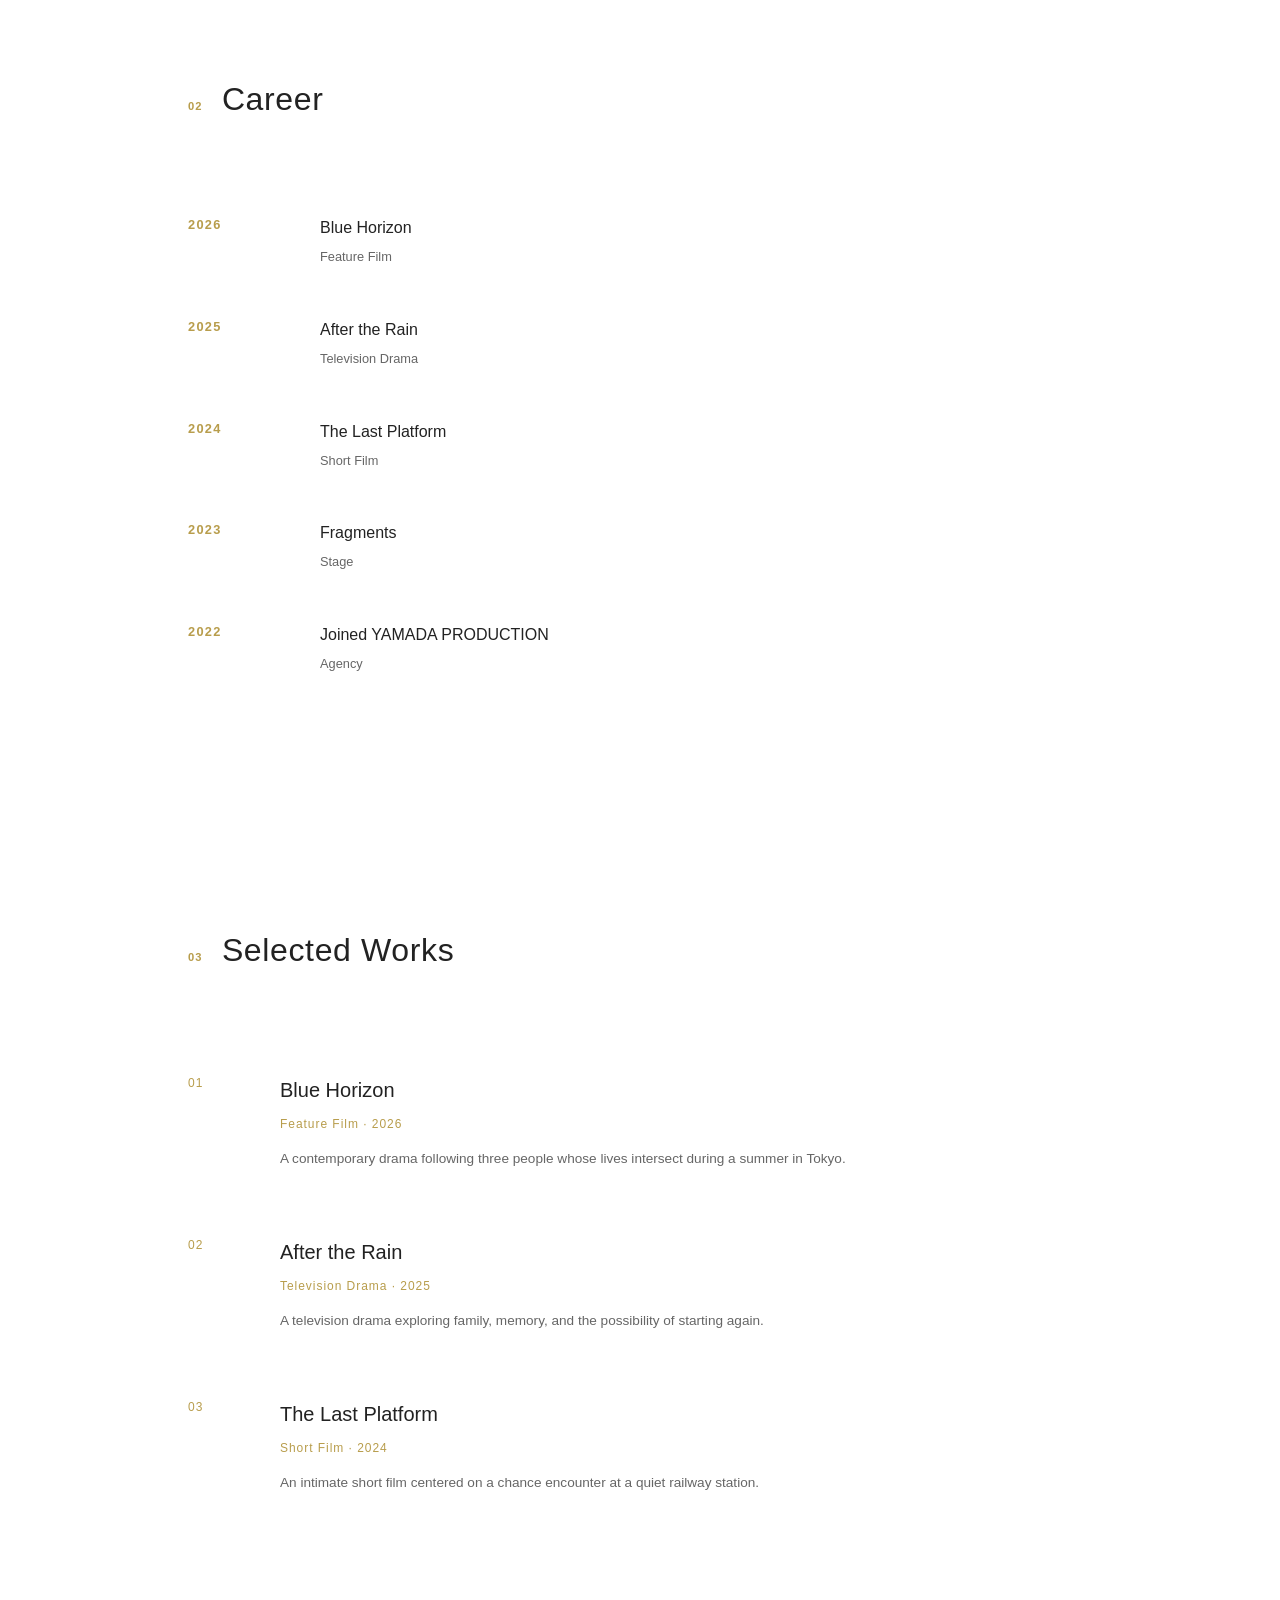
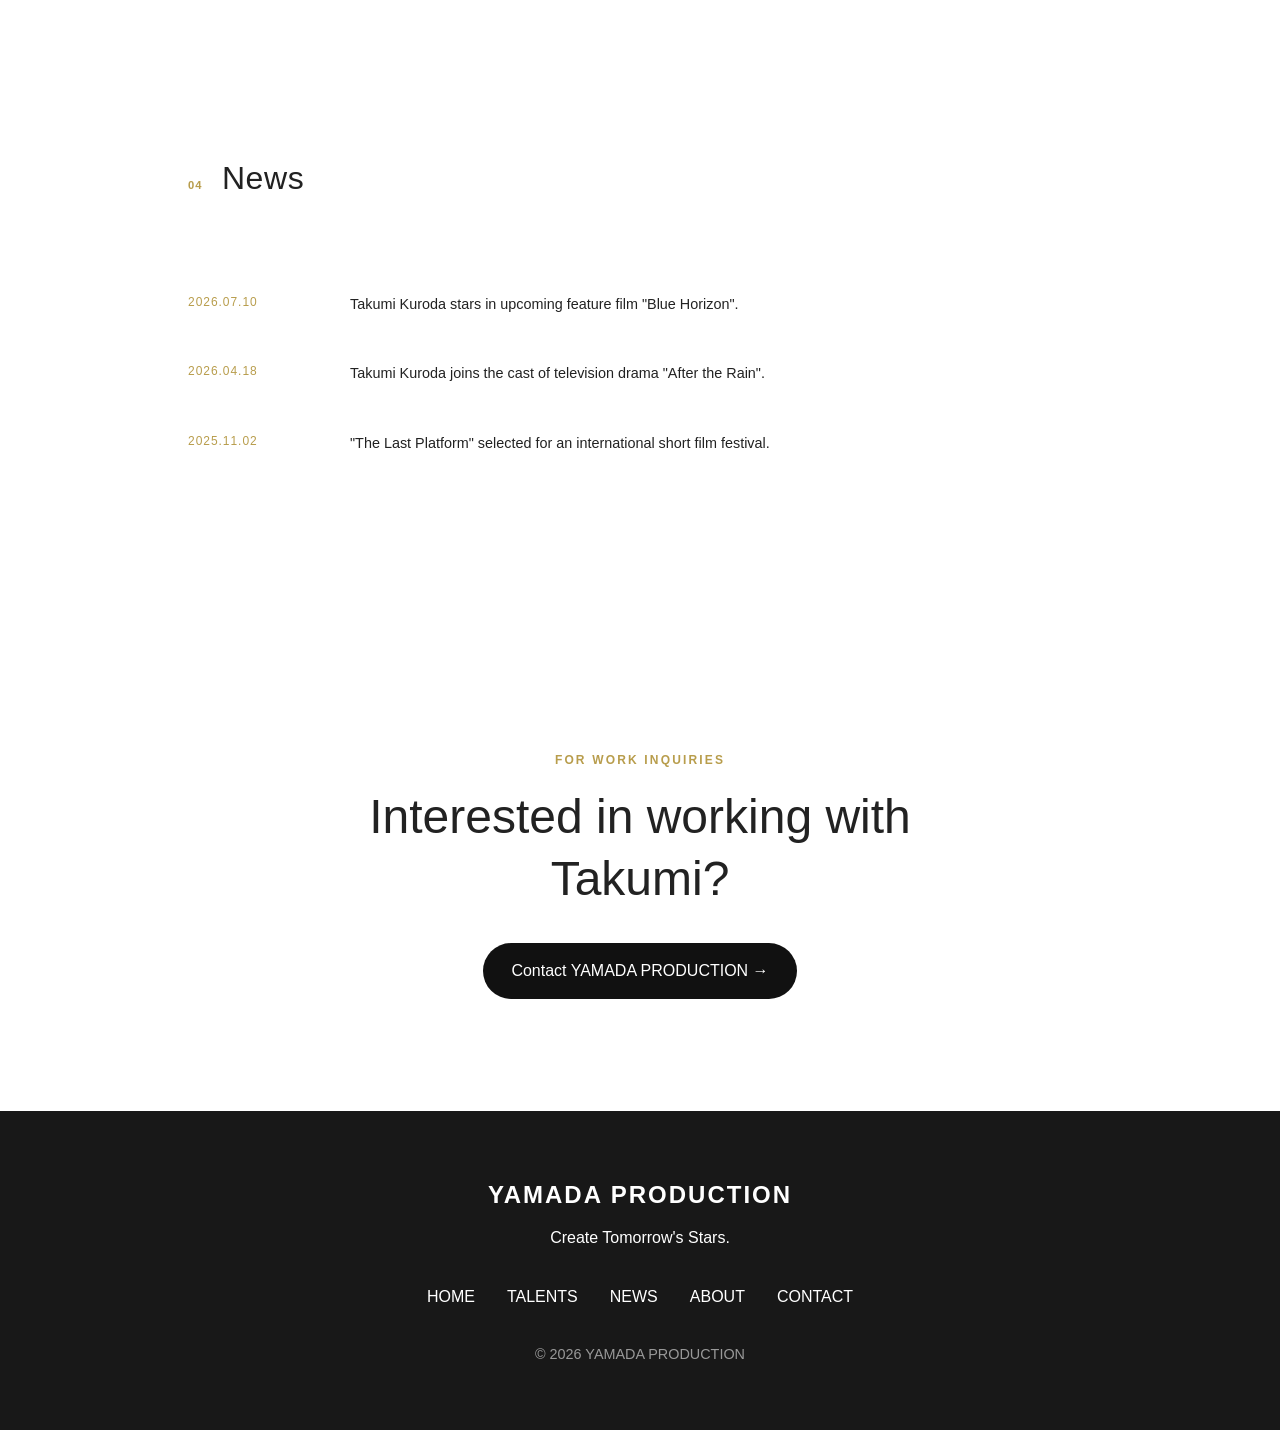
<file: yamada-production/pages/talents/takumi-kuroda.html>
<!DOCTYPE html>
<html lang="en">

<head>
    <meta charset="UTF-8">
    <meta name="viewport" content="width=device-width, initial-scale=1.0">
    <title>Takumi Kuroda | YAMADA PRODUCTION</title>
    <link rel="stylesheet" href="../../css/style.css">
    <link rel="icon" href="../../images/favicon.ico">
</head>
<body>
    <!-- Header -->
    <header class="site-header">
        <div class="logo">
            <a href="../../index.html">
                <span>YP</span>
            </a>
        </div>
        <nav class="global-nav">
            <ul>
                <li>
                    <a href="../../index.html">HOME</a>
                </li>

                <li>
                    <a href="../talents.html">TALENTS</a>
                </li>

                <li>
                    <a href="../news.html">NEWS</a>
                </li>

                <li>
                    <a href="../about.html">ABOUT</a>
                </li>

                <li>
                    <a href="../contact.html">CONTACT</a>
                </li>
            </ul>
        </nav>
    </header>
    <main>
        <!-- Profile Hero -->
        <section class="talent-profile-hero">
            <div class="talent-profile-image">
                <img src="../../images/placeholder.png" alt="Takumi Kuroda">
            </div>
            <div class="talent-profile-intro">
                <p class="profile-label">
                    TALENT
                </p>
                <h1>
                    Takumi Kuroda
                </h1>
                <p class="talent-profile-role">
                    Actor
                </p>
                <p class="talent-profile-specialty">
                    Film / Drama
                </p>
            </div>
        </section>
        <!-- Profile Information -->
        <section class="talent-profile-info">
            <div class="profile-meta">
                <div>
                    <span>Born</span>
                    <strong>1998</strong>
                </div>
                <div>
                    <span>Based in</span>
                    <strong>Tokyo</strong>
                </div>
                <div>
                    <span>Joined</span>
                    <strong>2022</strong>
                </div>
            </div>
        </section>
        <!-- Biography -->
        <section class="profile-section">
            <div class="section-heading">
                <span>01</span>
                <h2>Biography</h2>
            </div>
            <div class="profile-text">
                <p>
                    Takumi Kuroda is an actor based in Tokyo,
                    known for his naturalistic performances in
                    film and television drama.
                </p>
                <p>
                    After studying theater and performance,
                    he began his professional career on stage
                    before moving into film and television.
                    His performances are characterized by a
                    restrained presence and a strong attention
                    to character detail.
                </p>
                <p>
                    He joined YAMADA PRODUCTION in 2022 and
                    has since appeared in independent films,
                    television dramas, and commercial projects.
                </p>
            </div>
        </section>
        <!-- Career -->
        <section class="profile-section">
            <div class="section-heading">
                <span>02</span>
                <h2>Career</h2>
            </div>
            <div class="career-list">
                <div class="career-item">
                    <span class="career-year">2026</span>
                    <div>
                        <h3>Blue Horizon</h3>
                        <p>Feature Film</p>
                    </div>
                </div>
                <div class="career-item">
                    <span class="career-year">2025</span>
                    <div>
                        <h3>After the Rain</h3>
                        <p>Television Drama</p>
                    </div>
                </div>
                <div class="career-item">
                    <span class="career-year">2024</span>
                    <div>
                        <h3>The Last Platform</h3>
                        <p>Short Film</p>
                    </div>
                </div>
                <div class="career-item">
                    <span class="career-year">2023</span>
                    <div>
                        <h3>Fragments</h3>
                        <p>Stage</p>
                    </div>
                </div>
                <div class="career-item">
                    <span class="career-year">2022</span>
                    <div>
                        <h3>Joined YAMADA PRODUCTION</h3>
                        <p>Agency</p>
                    </div>
                </div>
            </div>
        </section>
        <!-- Selected Works -->
        <section class="profile-section">
            <div class="section-heading">
                <span>03</span>
                <h2>Selected Works</h2>
            </div>
            <div class="works-list">
                <article class="profile-work">
                    <div class="work-number">
                        01
                    </div>
                    <div class="work-content">
                        <h3>Blue Horizon</h3>
                        <p class="work-type">
                            Feature Film · 2026
                        </p>
                        <p>
                            A contemporary drama following
                            three people whose lives intersect
                            during a summer in Tokyo.
                        </p>
                    </div>
                </article>
                <article class="profile-work">
                    <div class="work-number">
                        02
                    </div>
                    <div class="work-content">
                        <h3>After the Rain</h3>
                        <p class="work-type">
                            Television Drama · 2025
                        </p>
                        <p>
                            A television drama exploring
                            family, memory, and the possibility
                            of starting again.
                        </p>
                    </div>
                </article>
                <article class="profile-work">
                    <div class="work-number">
                        03
                    </div>
                    <div class="work-content">
                        <h3>The Last Platform</h3>
                        <p class="work-type">
                            Short Film · 2024
                        </p>
                        <p>
                            An intimate short film centered
                            on a chance encounter at a quiet
                            railway station.
                        </p>
                    </div>
                </article>
            </div>
        </section>
        <!-- News -->
        <section class="profile-section profile-news">
            <div class="section-heading">
                <span>04</span>
                <h2>News</h2>
            </div>
            <div class="profile-news-list">
                <article class="profile-news-item">
                    <time datetime="2026-07-10">
                        2026.07.10
                    </time>
                    <p>
                        Takumi Kuroda stars in upcoming
                        feature film "Blue Horizon".
                    </p>
                </article>
                <article class="profile-news-item">
                    <time datetime="2026-04-18">
                        2026.04.18
                    </time>
                    <p>
                        Takumi Kuroda joins the cast of
                        television drama "After the Rain".
                    </p>
                </article>
                <article class="profile-news-item">
                    <time datetime="2025-11-02">
                        2025.11.02
                    </time>
                    <p>
                        "The Last Platform" selected for
                        an international short film festival.
                    </p>
                </article>
            </div>
        </section>
        <!-- Contact -->
        <section class="profile-contact">
            <p>
                For work inquiries
            </p>
            <h2>
                Interested in working with Takumi?
            </h2>
            <a href="../contact.html" class="button">
                Contact YAMADA PRODUCTION →
            </a>
        </section>
    </main>
    <!-- Footer -->
    <footer class="site-footer">
        <div class="footer-logo">
            <h2>
                YAMADA PRODUCTION
            </h2>
            <p>
                Create Tomorrow's Stars.
            </p>
        </div>
        <div class="footer-links">
            <a href="../../index.html">HOME</a>
            <a href="../talents.html">TALENTS</a>
            <a href="../news.html">NEWS</a>
            <a href="../about.html">ABOUT</a>
            <a href="../contact.html">CONTACT</a>
        </div>
        <p class="copyright">
            &copy; 2026 YAMADA PRODUCTION
        </p>
    </footer>
</body>
</html>
</file>
<file: css/style_home.css>
body {
    font-family: sans-serif;
    margin: 0;
    padding: 2rem;
    text-align: center;
    background-color: #f9f9f9;
    color: #333;
}
#dark-button {
    position: fixed;
    top: 1rem;
    right: 1rem;
}
.dark-mode {
    background-color: #222;
    color: white;
}
#hamburger-button {
    position: fixed;
    top: 1rem;
    left: 1rem;
    background-color: #333;
    color: white;
    border: none;
    padding: 0.5rem 1rem;
    font-size: 1.5rem;
    cursor: pointer;
    z-index: 1001;
}
#hamburger-button:hover {
    background-color: #555;
}
#hamburger-menu {
    display: block;
    position: fixed;
    top: 0;
    left: -250px;
    width: 250px;
    height: 100%;  
    background-color: rgba(0, 0, 0, 0.8);
    color: white;
    z-index: 1000;
    text-align: left;
    transition: left 0.3s;
}
#hamburger-menu ul {
    list-style-type: none;
    padding: 80px 0 0 0;
    margin: 0;
}
#hamburger-menu li {
    padding: 1rem;
    border-bottom: 1px solid #444;
}
#hamburger-menu li a {
    color: white;
    text-decoration: none;
}
#hamburger-menu li a:hover {
    text-decoration: underline;
}
#hamburger-menu.show {
    left: 0;
}
.container {
    display: flex;
    flex-wrap: wrap;
    gap: 2rem;
    justify-content: center;
}
.item {
    flex: 1 1 300px;
    max-width: 400px;
    background-color: #fff;
    padding: 1rem;
    border-radius: 8px;
    box-shadow: 0 2px 4px rgba(0, 0, 0, 0.1);
    transition: transform 0.2s, box-shadow 0.2s;
}
.item:hover {
    box-shadow: 0 4px 8px rgba(0, 0, 0, 0.2);
    transform: translateY(-2px);
}
body.dark-mode .item {
    background-color: #333;
    color: white;
}
body.dark-mode .item:hover {
    box-shadow: 0 4px 8px rgba(255, 255, 255, 0.2);
}
body.dark-mode .item a:not(.button) {
    color: #1e90ff;
}
.hero {
    text-align: center;
    margin: 3rem 0;
}
.hero h1 {
    font-size: 3rem;
    margin-bottom: 0.5rem;
}
.subtitle {
    font-size: 1.4rem;
    color: #666;
    margin-bottom: 0.5rem;
}
.description {
    color: #999;
}
body.dark-mode .subtitle {
    color: #ddd;
}
body.dark-mode .description {
    color: #aaa;
}
.item img {
    width: 100%;
    height: auto;
    border-radius: 8px;
}
.item ul {
    list-style-type: disc;
    padding-left: 1.5rem;
}
.item ul li {
    margin-bottom: 0.5rem;
}
.track-list {
    display: none;
    text-align: left;
}
.track-list.show {
    display: block;
}
.album-title {
    cursor: pointer;
    color: #1e90ff;
    list-style-type: none;
}
.album-title:hover {
    text-decoration: underline;
}
.arrow {
    display: inline-block;
    margin-right: 0.5rem;
    transition: transform 0.3s;
}
.item details summary {
    cursor: pointer;
}
.item details summary:hover {
    text-decoration: underline;
}
.item details ul {
    list-style-type: none;
    padding-left: 1.5rem;
}
.news {
    max-width: 600px;
    margin: 3rem auto;
    text-align: left;
}
.news-list {
    list-style: none;
    padding: 0;
    margin: 0;
    max-height: 220px;
    overflow-y: auto;
}
.news-list li {
    display: flex;
    gap: 1rem;
    padding: 0.8rem 0;
    border-bottom: 1px solid #ccc;
}
.news-list time {
    width: 100px;
    flex-shrink: 0;
    font-weight: bold;
}
.news-list span {
    flex: 1;
}
.news-list li:first-child {
    font-weight: bold;
}
#top-button {
    position: fixed;
    bottom: 1rem;
    right: 1rem;
}
.feature-list {
    text-align: left;
    margin:1rem 0;
    list-style: none;
    padding: 0;
    padding-left:1.2rem;
}
.feature-list li {
    list-style: none;
    margin: 0.4rem 0;
}
.button {
    display: inline-block;
    padding: 0.7rem 1.4rem;
    background-color: #333;
    color: white;
    border: none;
    border-radius: 8px;
    text-decoration: none;
    text-align: center;
    font-size: 1rem;
    cursor: pointer;
    transition: background-color .2s, transform .15s;
}
.button:hover {
    background-color: #555;
    transform: translateY(-2px);
}
.button:active {
    transform: translateY(0);
}
body.dark-mode .button {
    background-color: #555;
    color: white;
}
body.dark-mode .button:hover {
    background-color: #777;
}
footer {
    margin-top: 2rem;
    text-align: center;
    padding: 1rem;
    background-color: #333;
    color: white;
}
</file>
<file: yamada-production/css/style.css>
*{
    margin: 0;
    padding: 0;
    box-sizing: border-box;
}
:root {
    --main-color: #111111;
    --accent-color: #b89d4c;
    --background: #ffffff;
    --text-color: #222222;
    --footer: #181818;
    --surface: #ffffff;
    --text: #222222;
    --text-light: #666666;
    --primary: #111111;
    --accent: #c8a34d;
    --border: #dddddd;
    --radius: 16px;
    --shadow-small: 0 4px 12px rgba(0,0,0,.08);
    --shadow: 0 8px 30px rgba(0,0,0,.10);
    --transition: .3s ease;
    --content-width: 1200px;
    --space-xs: 0.5rem;
    --space-sm: 1rem;
    --space-md: 2rem;
    --space-lg: 4rem;
    --space-xl: 6rem;
}
body {
    font-family: "Helvetica Neue", Arial, sans-serif;
    background: var(--background);
    color: var(--text-color);
    line-height: 1.7;
    overflow-x: hidden;
}
img {
    display: block;
    max-width: 100%;
}
a {
    color: inherit;
    text-decoration: none;
    transition: var(--transition);
}
button {
    font: inherit;
}
ul {
    list-style: none;
    padding: 0;
    margin: 0;
}
/* Header */
.site-header {
    position: fixed;
    top: 0;
    left: 0;
    z-index: 1000;
    display: flex;
    justify-content: space-between;
    align-items: center;
    padding: 0 48px;
    background: rgba(0,0,0,.35);
    border-bottom: 1px solid rgba(255,255,255,.1);;
    backdrop-filter: blur(10px);
    color: white;
    width: 100%;
    height: 80px;
}
.logo a {
    text-decoration: none;
    color: inherit;
}
.logo span {
    font-size: 2rem;
    letter-spacing: .15rem;
    font-weight: 700;
}
.global-nav ul {
    display: flex;
    gap: 3rem;
    list-style: none;
}
.global-nav a {
    text-decoration: none;
    color: white;
    font-weight: 600;
    transition: .3s;
    opacity: .85;
}
.global-nav a:hover {
    color: var(--accent-color);
    opacity: 1;
}
/* Hero */
.hero {
    display: flex;
    justify-content: left;
    align-items: center;
    text-align: center;
    background: #f4f4f4;
    min-height: 100vh;
    background-image: url("../images/hero.png");
    background-size: cover;
    background-position: center;
    background-repeat: no-repeat;
    position: relative;
}
.hero::before {
    content: "";
    position: relative;
    z-index: 2;
    max-width: 700px;
    transform: translateY(-70px);
    inset: 0;
    background-color: rgba(0, 0, 0, .45);
    background: linear-gradient(rgba(0, 0, 0, .6), rgba(0, 0, 0, .6));
    text-shadow: 0 2px 12px rgba(0,0,0,.6);
}
.hero-content {
    max-width: 700px;
    padding: 2rem;
    position: relative;
    z-index: 1;
    text-align: left;
}
.hero h2 {
    font-size: 4rem;
    letter-spacing: 2px;
    margin-bottom: 1rem;
}
.hero p {
    font-size: 1.2rem;
    color: rgba(255,255,255,.85);
}
.hero-brand h1 {
    color: #f5f3ee;
    font-size: 5rem;
    font-weight: 700;
}
.hero-brand h2 {
    color: #d8be7f;
    font-size: 2rem;
    letter-spacing: 2rem;
    font-weight: 300;
}
/* Featured Talents */
.section-header {
    text-align: center;
    margin-bottom: 4rem;
}
.section-subtitle {
    color: var(--accent);
    letter-spacing: .3rem;
    font-size: .9rem;
    margin-bottom: .5rem;
}
.section-title {
    font-size: 2.8rem;
    margin-bottom: 1rem;
}
.section-description {
    color: var(--text-light);
    max-width: 600px;
    margin: auto;
}
.talent-role {
    color: var(--accent);
    display: block;
    letter-spacing: .15rem;
    font-size: .85rem;
    margin-bottom: .5rem;
}
.talent-name {
    margin-bottom: .3rem;
}
/* work */
.work-category {
    color: var(--accent);
    letter-spacing: .15rem;
    font-size: .8rem;
}
.work-cast {
    color: #777;
}
.work-year {
    margin-top: 1rem;
    font-size: .9rem;
    color: #999;
}
/* News */
.news-list {
    list-style: none;
    padding: 0;
    margin: 0;
}
.news-item {
    display: grid;
    grid-template-columns: 140px 1fr;
    gap: 2rem;
    padding: 2rem 0;
    border-bottom: 1px solid var(--border-color);
    transition: .3s;
    position: relative;
}
.news-item::before {
    content: "";
    position: absolute;
    top: 0;
    left: 0;
    width: 3px;
    height: 100%;
    background: transparent;
    transition: .3s;
}
.news-item:hover{
    background:rgba(255,255,255,.03);
    padding-left:1rem;
}
.news-item:hover::before {
    background:#d4af37;
}
.news-date {
    color: #888;
    font-size: .9rem;
    letter-spacing: .08em;
}
.news-content h3 {
    margin: 0;
    font-size: 1.25rem;
    font-weight: 600;
}
.news-content p{
    margin-top: .6rem;
    color: #666;
    line-height: 1.8;
}
.news-category{
    display: inline-block;
    margin-bottom: .7rem;
    padding: .2rem .7rem;
    border-radius: 999px;
    background: var(--accent-color);
    color: white;
    font-size: .75rem;
    letter-spacing: .1em;
}
/* About */
.about-text {
    max-width: 560px;
}
.about-text p {
    margin-bottom: 1.5rem;
    color: var(--text-light);
    font-size: 1.05rem;
    line-height: 1.9;
}
.about-quote{
    margin-top: 2rem;
    font-size: 1.2rem;
    font-style: italic;
    color: var(--accent-color);
    font-weight: 500;
}
/* contact */
.contact-note {
    margin-top: 2.5rem;
    font-size: .85rem;
    color: var(--text-light);
}
.contact .section-description {
    margin-bottom: 2rem;
}
/* Talents Page */
.talents-hero {
    min-height: 60vh;
    display: flex;
    align-items: center;
    justify-content: center;
    background: linear-gradient(rgba(0,0,0,.55), rgba(0,0,0,.7)), url(../img/talents-hero.jpg);
    background-size: cover;
    background-position: center;
    color:white;
}
.page-hero-content {
    max-width: 700px;
    padding: 2rem;
}
.page-hero-content .section-subtitle {
    margin-bottom: .8rem;
}
.page-hero-content h1 {
    margin: 0 0 1.5rem;
    font-size: clamp(2.5rem, 6vw, 4.5rem);
    letter-spacing: .04em;
}
.page-hero-content p:last-child {
    max-width: 600px;
    margin: 0 auto;
    color: rgba(255,255,255,.8);
    line-height: 1.8;
}
.talent-filter {
    display: flex;
    justify-content: center;
    align-items: center;
    gap: .75rem;
    margin-bottom: 4rem;
    flex-wrap: wrap;
}
.filter-button {
    padding: .65rem 1.4rem;
    border: 1px solid var(--border-color);
    border-radius: 999px;
    background: transparent;
    color: inherit;
    font-family: inherit;
    font-size: .85rem;
    letter-spacing: .08em;
    cursor: pointer;
    transition: background .25s ease, color .25s ease, border-color .25s ease;
}
.filter-button.active {
    background: var(--accent-color);
    border-color: var(--accent-color);
    color: white;
}
.filter-button:hover {
    border-color: var(--accent-color);
    color: var(--accent-color);
}
.filter-button.active:hover {
    color: white;
}
.talent-grid {
    display: grid;
    grid-template-columns: repeat(3, minmax(0, 1fr));
    gap: 2.5rem;
}
.talent-card {
    overflow: hidden;
    background: var(--card-background);
    border: 1px solid var(--border-color);
    transition: transform .35s ease, box-shadow .35s ease, border-color .35s ease;
}
.talent-card:hover {
    transform: translateY(-5px);
    border-color: rgba(255, 255, 255, .25);
    box-shadow: 0 20px 40px rgba(0,0,0,.12);
}
.talent-card-image {
    height: 240px;
    overflow: hidden;
}
.talent-card-image img {
    width: 100%;
    height: 100%;
    object-fit: cover;
    display: block;
    transition: transform .5s ease;
}
.talent-card:hover .talent-card-image img {
    transform: scale(1.1);
}
.talent-card-content {
    padding: 1.5rem;
}
.talent-card-content h3 {
    margin: 0 0 .5rem;
    font-size: 1.2rem;
    font-weight: 600;
}
.talent-card:hover
.talent-card-image img {
    transform: scale(1.04);
}
.talent-card-body {
    padding: 1.5rem, 1.6rem, 1.6rem;
    position: relative;
}
.talent-card-body::before {
    content: '';
    display: block;
    width: 36px;
    height: 1px;
    margin-bottom: 1rem;
    background: var(--accent-color);
}
.talent-specialty {
    margin: .9rem 0 1.4rem;
    color: var(--text-light);
    font-size: .85rem;
    line-height: 1.6;
}
.talent-card-body .button {
    display: inline-flex;
    align-items: center;
    gap: .5rem;
    margin-top: .2rem;
}
.talent-card-body .talent-name {
    margin: 0;
    font-size: 1.45rem;
    font-weight: 500;
    letter-spacing: .03em;
}
.talent-card-body .talent-role {
    display: inline-block;
    margin-top: .45rem;
    color: var(--accent-color);
    font-size: .72rem;
    font-weight: 600;
    letter-spacing: .14em;
    text-transform: uppercase;
}
/* ========================================
   Talent Profile
   ======================================== */
/* Profile Hero */
.talent-profile-hero {
    min-height: 80vh;
    display: grid;
    grid-template-columns: minmax(280px, 0.8fr) minmax(320px, 1.2fr);
    align-items: center;
    gap: 6rem;
    max-width: 1200px;
    margin: 0 auto;
    padding: 10rem 3rem 6rem;
}
/* Profile Image */
.talent-profile-image {
    width: 100%;
    max-width: 480px;
    aspect-ratio: 4 / 5;
    overflow: hidden;
    margin: 0 auto;
}
.talent-profile-image img {
    width: 100%;
    height: 100%;
    display: block;
    object-fit: cover;
    transition: transform 0.6s ease;
}
.talent-profile-image:hover img {
    transform: scale(1.02);
}
/* Profile Intro */
.talent-profile-intro {
    max-width: 600px;
}
.profile-label {
    margin: 0 0 1.5rem;
    color: var(--accent-color);
    font-size: 0.75rem;
    font-weight: 600;
    letter-spacing: 0.2em;
}
.talent-profile-intro h1 {
    margin: 0;
    font-size: clamp(3rem, 6vw, 5.5rem);
    font-weight: 400;
    line-height: 1.05;
    letter-spacing: -0.02em;
}
.talent-profile-role {
    margin: 1.5rem 0 0;
    font-size: 0.85rem;
    font-weight: 600;
    letter-spacing: 0.18em;
    text-transform: uppercase;
    color: var(--accent-color);
}
.talent-profile-specialty {
    margin-top: 0.7rem;
    color: var(--text-light);
    font-size: 0.95rem;
}
/* Profile Meta */
.talent-profile-info {
    max-width: 1200px;
    margin: 0 auto;
    padding: 0 3rem 6rem;
}
.profile-meta {
    display: grid;
    grid-template-columns: repeat(3, 1fr);
    border-top: 1px solid var(--border-color);
    border-bottom: 1px solid var(--border-color);
}
.profile-meta > div {
    padding: 1.5rem 1rem;
    border-right: 1px solid var(--border-color);
}
.profile-meta > div:last-child {
    border-right: none;
}
.profile-meta span {
    display: block;
    margin-bottom: 0.4rem;
    color: var(--text-light);
    font-size: 0.7rem;
    letter-spacing: 0.15em;
    text-transform: uppercase;
}
.profile-meta strong {
    font-size: 0.95rem;
    font-weight: 500;
}
/* General Profile Section */
.profile-section {
    max-width: 1000px;
    margin: 0 auto;
    padding: 7rem 3rem;
}
/* Section Heading */
.section-heading {
    display: flex;
    align-items: baseline;
    gap: 1.2rem;
    margin-bottom: 3rem;
    border-bottom: 1px solid var(--border-color);
    padding-bottom: 1rem;
}
.section-heading span {
    color: var(--accent-color);
    font-size: 0.7rem;
    font-weight: 600;
    letter-spacing: 0.1em;
}
.section-heading h2 {
    margin: 0;
    font-size: 2rem;
    font-weight: 400;
    letter-spacing: 0.02em;
}
/* Biography */
.profile-text {
    max-width: 720px;
}
.profile-text p {
    margin: 0 0 1.5rem;
    color: var(--text-light);
    font-size: 0.95rem;
    line-height: 2;
}
.profile-text p:last-child {
    margin-bottom: 0;
}
/* Career */
.career-list {
    border-top: 1px solid var(--border-color);
}
.career-item {
    display: grid;
    grid-template-columns: 100px 1fr;
    gap: 2rem;
    padding: 1.5rem 0;
    border-bottom: 1px solid var(--border-color);
}
.career-year {
    color: var(--accent-color);
    font-size: 0.8rem;
    font-weight: 600;
    letter-spacing: 0.1em;
}
.career-item h3 {
    margin: 0 0 0.3rem;
    font-size: 1rem;
    font-weight: 500;
}
.career-item p {
    margin: 0;
    color: var(--text-light);
    font-size: 0.8rem;
}
/* Selected Works */
.works-list {
    display: flex;
    flex-direction: column;
}
.profile-work {
    display: grid;
    grid-template-columns: 60px 1fr;
    gap: 2rem;
    padding: 2rem 0;
    border-bottom: 1px solid var(--border-color);
}
.work-number {
    color: var(--accent-color);
    font-size: 0.75rem;
    letter-spacing: 0.1em;
}
.work-content h3 {
    margin: 0 0 0.4rem;
    font-size: 1.25rem;
    font-weight: 500;
}
.work-type {
    margin: 0 0 0.8rem;
    color: var(--accent-color);
    font-size: 0.75rem;
    letter-spacing: 0.08em;
}
.work-content > p:last-child {
    max-width: 650px;
    margin: 0;
    color: var(--text-light);
    font-size: 0.85rem;
    line-height: 1.8;
}
/* News */
.profile-news-list {
    border-top: 1px solid var(--border-color);
}
.profile-news-item {
    display: grid;
    grid-template-columns: 130px 1fr;
    gap: 2rem;
    padding: 1.4rem 0;
    border-bottom: 1px solid var(--border-color);
}
.profile-news-item time {
    color: var(--accent-color);
    font-size: 0.75rem;
    letter-spacing: 0.08em;
}
.profile-news-item p {
    margin: 0;
    font-size: 0.9rem;
    line-height: 1.7;
}
/* Profile Contact */
.profile-contact {
    margin-top: 3rem;
    padding: 7rem 2rem;
    text-align: center;
    background: var(--card-background);
}
.profile-contact > p {
    margin: 0 0 1rem;
    color: var(--accent-color);
    font-size: 0.75rem;
    font-weight: 600;
    letter-spacing: 0.18em;
    text-transform: uppercase;
}
.profile-contact h2 {
    margin: 0 auto 2rem;
    max-width: 600px;
    font-size: clamp(1.8rem, 4vw, 3rem);
    font-weight: 400;
    line-height: 1.3;
}
/* ========================================
   Responsive
   ======================================== */

@media (max-width: 800px) {
    .talent-profile-hero {
        grid-template-columns: 1fr;
        gap: 3rem;
        min-height: auto;
        padding-top: 9rem;
    }
    .talent-profile-image {
        max-width: 420px;
    }
    .talent-profile-intro {
        text-align: center;
        margin: 0 auto;
    }
    .profile-meta {
        grid-template-columns: 1fr;
    }
    .profile-meta > div {
        border-right: none;
        border-bottom: 1px solid var(--border-color);
    }
    .profile-meta > div:last-child {
        border-bottom: none;
    }
}
@media (max-width: 600px) {
    .talent-profile-hero {
        padding: 8rem 1.5rem 4rem;
    }
    .talent-profile-info {
        padding: 0 1.5rem 4rem;
    }
    .profile-section {
        padding: 5rem 1.5rem;
    }
    .talent-profile-intro h1 {
        font-size: 3rem;
    }
    .career-item {
        grid-template-columns: 70px 1fr;
        gap: 1rem;
    }
    .profile-work {
        grid-template-columns: 40px 1fr;
        gap: 1rem;
    }
    .profile-news-item {
        grid-template-columns: 1fr;
        gap: 0.5rem;
    }
}
/* Media Queries */
main {
    min-height: 60vh;
}
.container {
    width: min(var(--content-width), 90%);
    margin-inline:auto;
}
.section {
    padding: 100px 0;
}
.section-small {
    padding: 60px 0;
}
.section-large {
    padding: 140px 0;
}
.grid {
    display: grid;
    gap: var(--space-md);
}
.grid-2 {
    grid-template-columns: repeat(2,1fr);
}
.grid-3 {
    grid-template-columns: repeat(3,1fr);
}
.grid-4 {
    grid-template-columns: repeat(4,1fr);
}
.button {
    display: inline-flex;
    align-items: center;
    justify-content: center;
    gap: .5rem;
    padding: .9rem 1.8rem;
    border: none;
    border-radius: 999px;
    background: var(--primary);
    color: white;
    cursor: pointer;
    transition: var(--transition);
}
.button:hover {
    transform: translateY(-2px);
    box-shadow: var(--shadow-small);
}
.button-outline {
    background: none;
    color: var(--primary);
    border: 2px solid var(--primary);
}
.card {
    background: var(--surface);
    border-radius: var(--radius);
    overflow: hidden;
    box-shadow: var(--shadow-small);
    transition: var(--transition);
}
.card:hover {
    transform: translateY(-6px);
    box-shadow: var(--shadow);
}
.card-body {
    padding: var(--space-md);
}
.card-title {
    font-size: 1.3rem;
    font-weight: 700;
    margin-bottom: .8rem;
}
.card-text {
    color: var(--text-light);
}
.card h3 {
    margin-bottom: 1rem;
    font-size: 1.5rem;
}
.card img {
    width: 100%;
    aspect-ratio: 3/4;
    object-fit:cover;
}
.site-footer {
    background: var(--footer);
    color: white;
    padding: 4rem 8%;
    text-align: center;
}
.footer-logo h2 {
    letter-spacing: 2px;
    margin-bottom: .5rem;
}
.footer-links {
    margin: 2rem 0;
    display: flex;
    justify-content: center;
    gap: 2rem;
    flex-wrap: wrap;
}
.footer-links a {
    color: white;
    text-decoration: none;
}
.footer-links a:hover {
    color: var(--accent-color);
}
.copyright {
    color: #999;
    font-size: .9rem;
}
@media (max-width:900px) {
    .site-header {
        flex-direction: column;
        gap: 1rem;
    }
    .global-nav ul{
        flex-wrap: wrap;
        justify-content: center;
        gap: 1rem;
    }
    .hero h2 {
        font-size: 2.5rem;
    }
    .hero {
        height: 70vh;
    }
    .grid-2, .grid-3, .grid-4 {
        grid-template-columns: 1fr;
    }
    .section{
        padding: 80px 0;
    }
    .talent-grid {
        grid-template-columns: repeat(2, minmax(0, 1fr));
        gap: 1.5rem;
    }
}
@media (max-width: 768px) {
    .news-item {
        grid-template-columns: 1fr;
        gap: .8rem;
    }
    .talent-grid {
        grid-template-columns: 1fr;
        gap: 2rem;
    }
    .talent-filter {
        margin-bottom: 2.5rem;
    }
}
</file>
